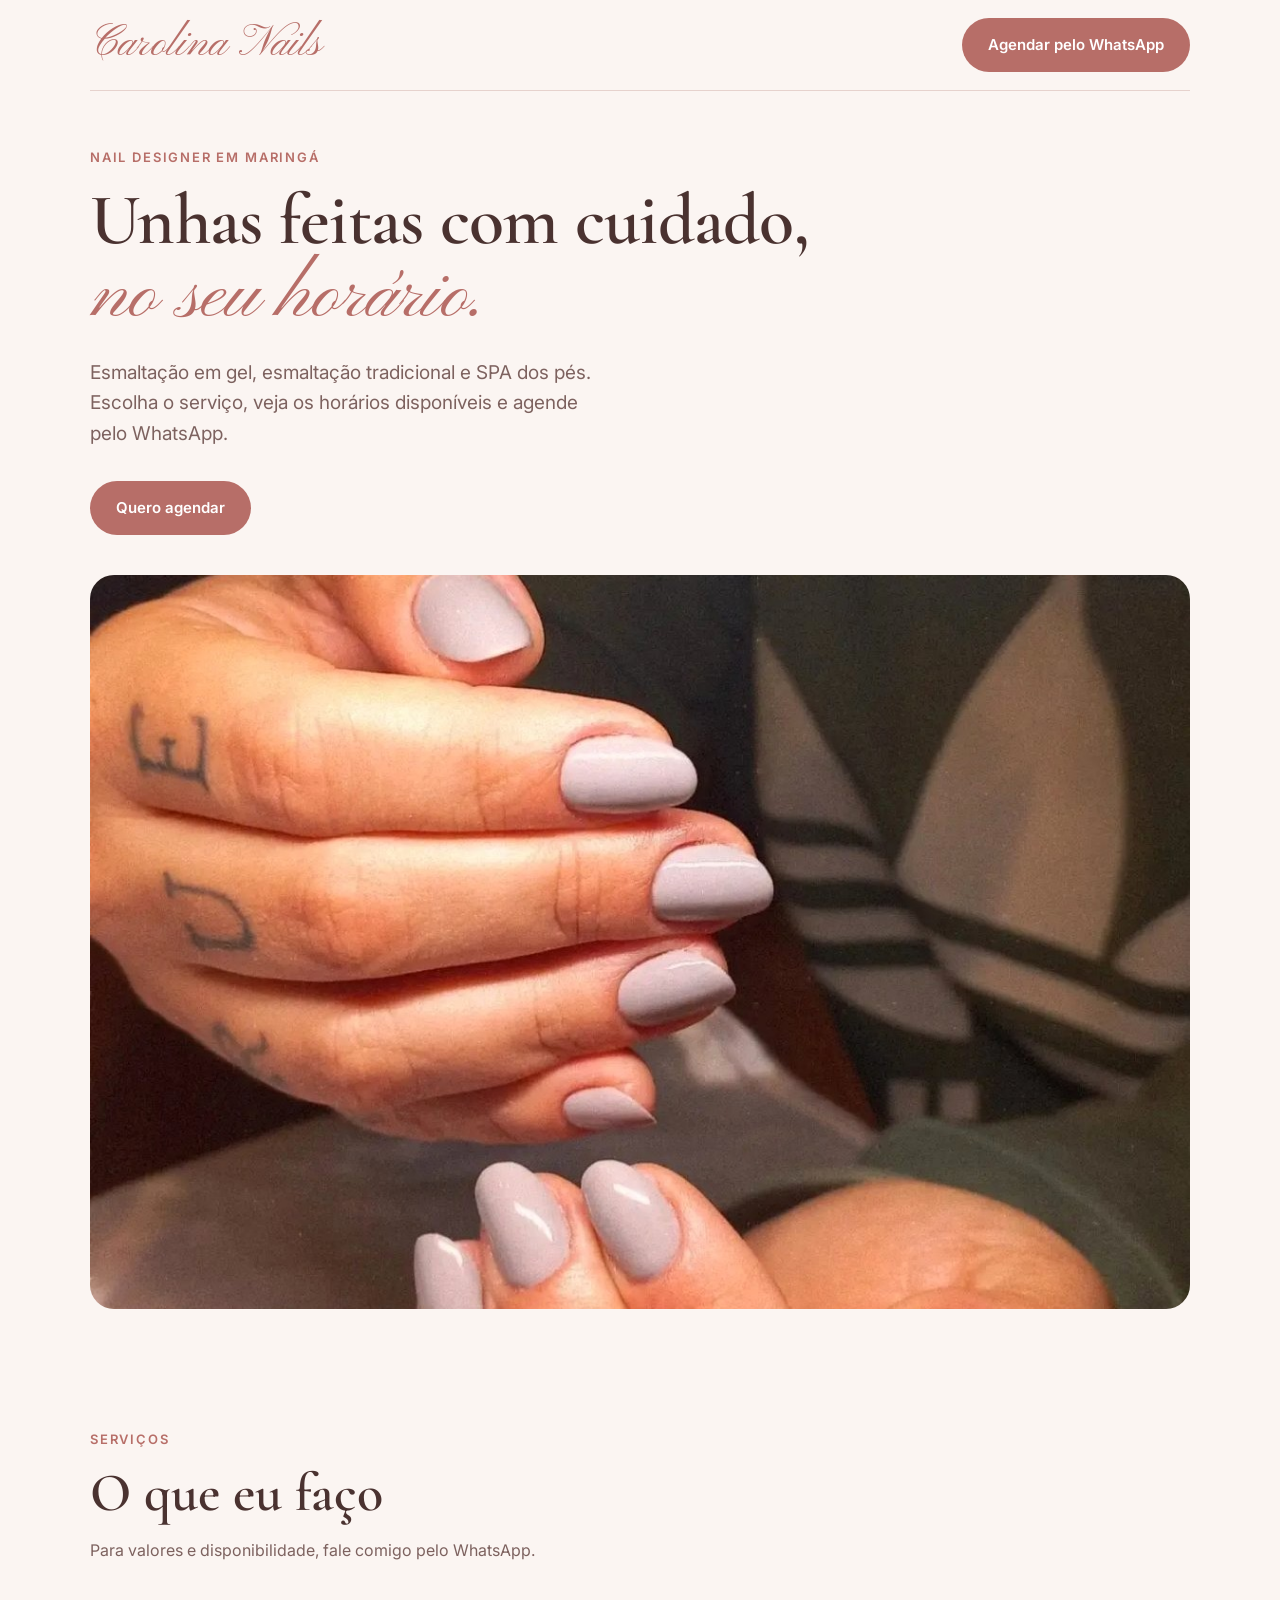
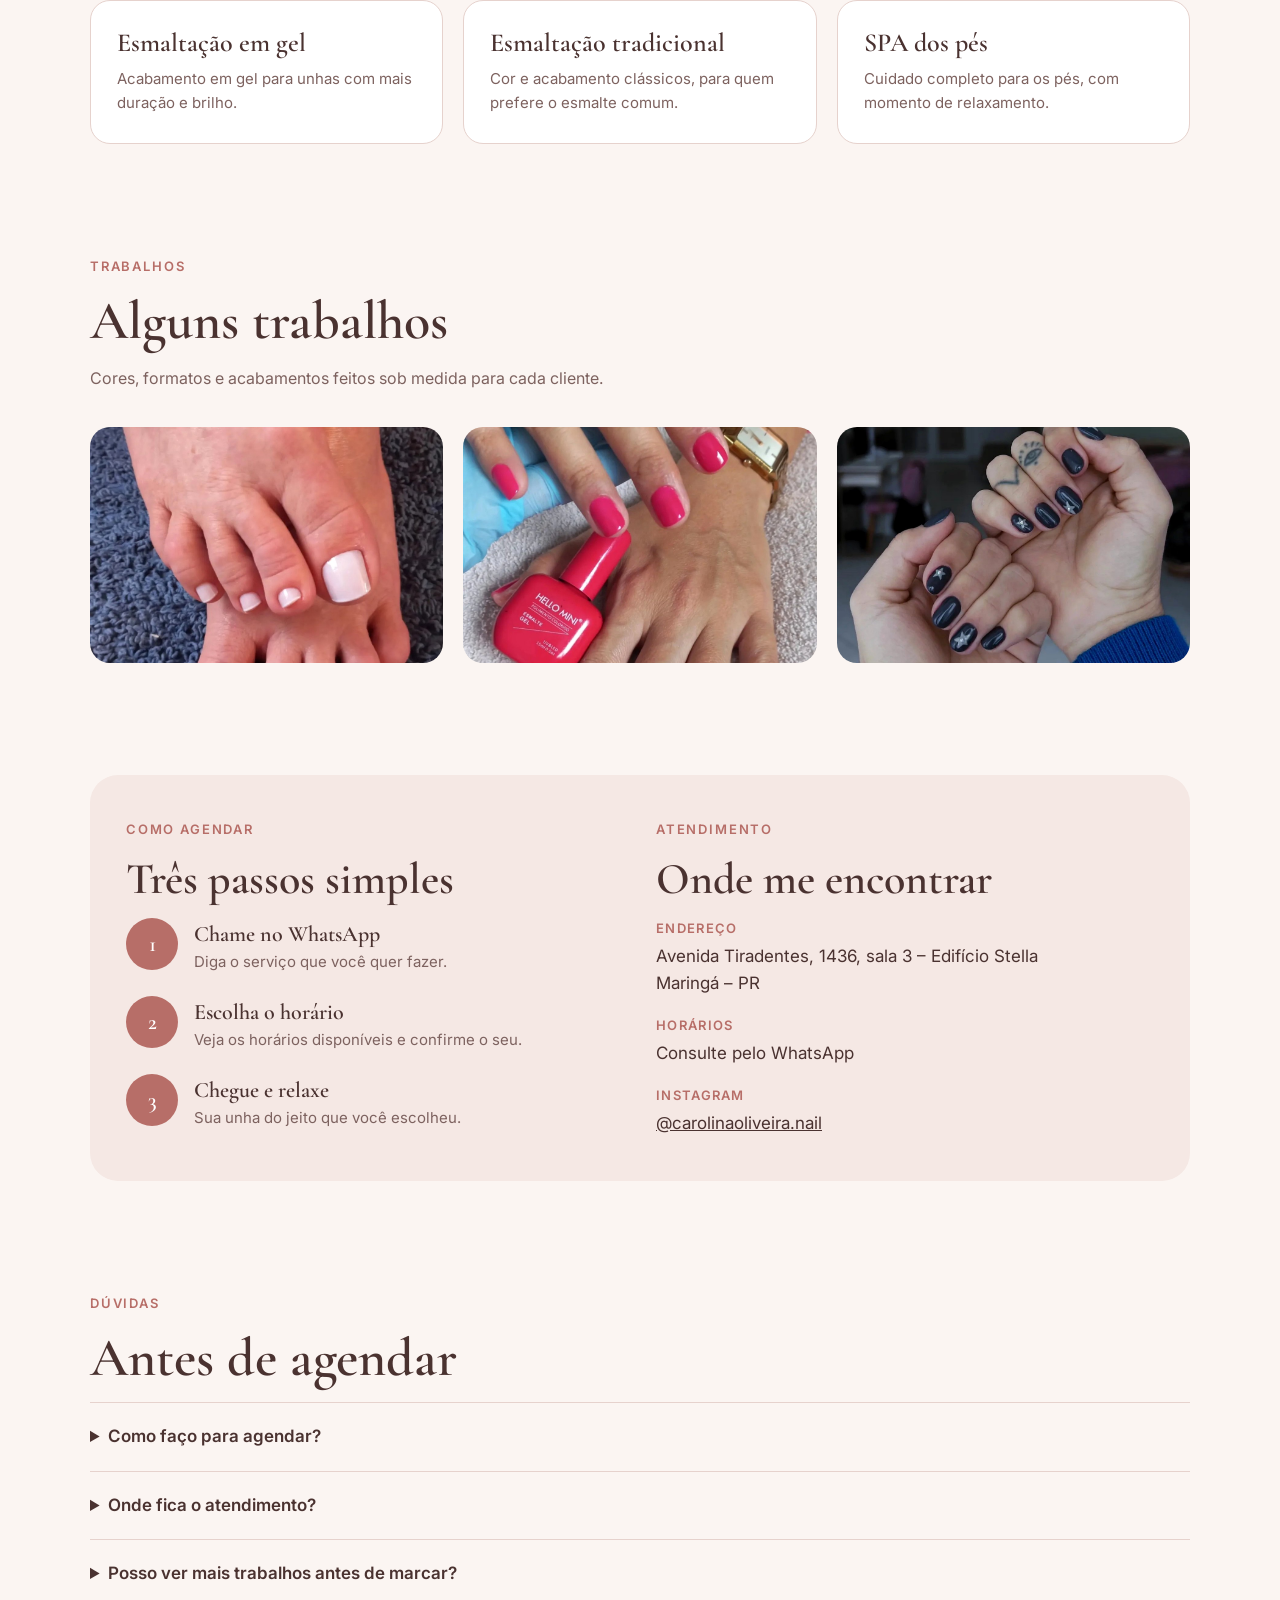
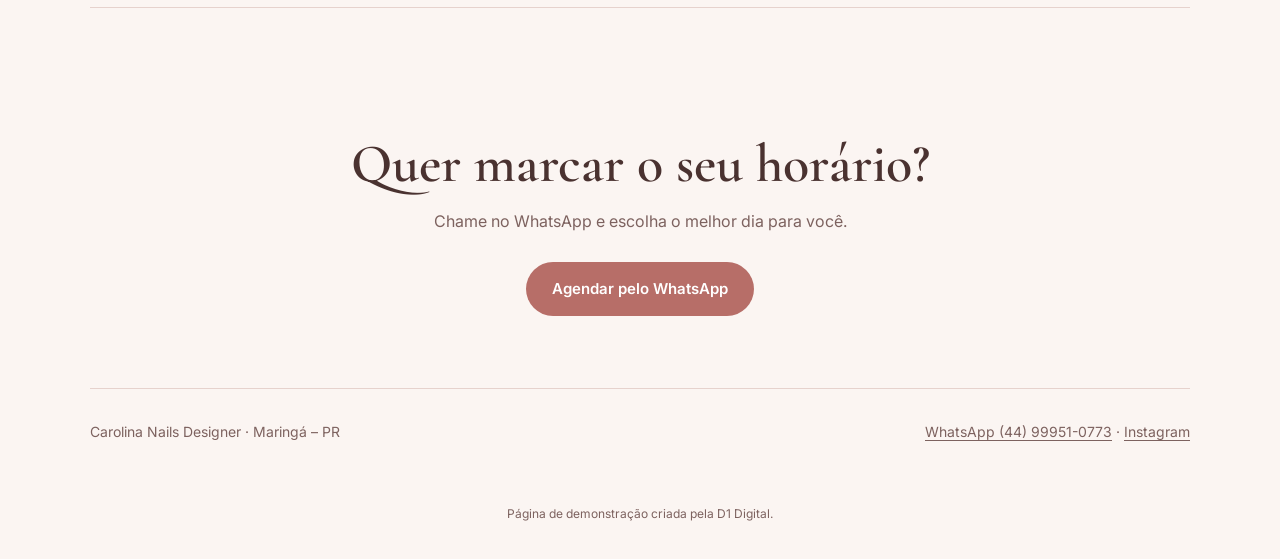
<file: public/carolina-nails/index.html>
<!doctype html>
<html lang="pt-BR">
<head>
<meta charset="utf-8">
<meta name="viewport" content="width=device-width, initial-scale=1">
<title>Carolina Nails Designer | Esmaltação em gel e SPA dos pés em Maringá</title>
<meta name="description" content="Esmaltação em gel, esmaltação tradicional e SPA dos pés em Maringá. Agende pelo WhatsApp.">
<meta property="og:title" content="Carolina Nails Designer">
<meta property="og:description" content="Esmaltação em gel, esmaltação tradicional e SPA dos pés em Maringá. Agende pelo WhatsApp.">
<meta property="og:type" content="website">
<link rel="preconnect" href="https://fonts.googleapis.com">
<link rel="preconnect" href="https://fonts.gstatic.com" crossorigin>
<link href="https://fonts.googleapis.com/css2?family=Pinyon+Script&family=Cormorant+Garamond:wght@500;600;700&family=Inter:wght@400;500;600&display=swap" rel="stylesheet">
<style>
:root{
  --bg:#FBF5F2; --panel:#F5E8E4; --ink:#4A3230; --muted:#7D625F; --rose:#B76E68; --rose-soft:#E8BDB6; --line:#E6D2CD;
  --script:'Pinyon Script',cursive; --serif:'Cormorant Garamond',Georgia,serif; --body:'Inter',system-ui,sans-serif;
  color-scheme:light;
}
*{box-sizing:border-box}
body{margin:0;background:var(--bg);color:var(--ink);font:16px/1.6 var(--body);
  padding-left:max(16px,env(safe-area-inset-left,0px));padding-right:max(16px,env(safe-area-inset-right,0px))}
img{max-width:100%;display:block}
a{color:inherit}
.wrap{max-width:1100px;margin:0 auto}
header{display:flex;justify-content:space-between;align-items:center;gap:16px;padding-block:18px;border-bottom:1px solid var(--line)}
.brand{font:44px/1 var(--script);color:var(--rose)}
.btn{display:inline-block;background:var(--rose);color:#fff;font-weight:600;padding:15px 26px;text-decoration:none;font-size:15px;border-radius:999px;text-align:center}
.btn:focus-visible{outline:2px solid var(--ink);outline-offset:3px}
.btn.ghost{background:transparent;color:var(--rose);border:1px solid var(--rose)}
.hero{display:grid;grid-template-columns:1fr;gap:40px;align-items:center;padding-block:56px 64px}
.hero .copy{max-width:720px}
.eyebrow{font-size:13px;font-weight:600;letter-spacing:.14em;text-transform:uppercase;color:var(--rose);margin:0 0 16px}
h1{font:600 clamp(44px,6vw,72px)/1.02 var(--serif);margin:0 0 20px;letter-spacing:-.01em}
h1 span{font-family:var(--script);font-weight:400;color:var(--rose);font-size:1.1em}
.hero p.lead{color:var(--muted);font-size:clamp(17px,2vw,19px);max-width:44ch;margin:0 0 32px}
.hero img{border-radius:24px;aspect-ratio:3/2;object-fit:cover;width:100%;height:auto}
section{padding-block:56px}
h2{font:600 clamp(36px,5vw,54px)/1.05 var(--serif);margin:0 0 16px}
.intro{color:var(--muted);max-width:56ch;margin:0 0 36px}
.services{display:grid;grid-template-columns:repeat(auto-fit,minmax(min(100%,250px),1fr));gap:20px}
.services article{background:#fff;border:1px solid var(--line);border-radius:20px;padding:28px 26px}
.services h3{font:600 26px/1.1 var(--serif);margin:0 0 10px;color:var(--ink)}
.services p{margin:0;color:var(--muted);font-size:15px}
.gallery{display:grid;grid-template-columns:repeat(auto-fit,minmax(min(100%,300px),1fr));gap:20px}
.gallery img{border-radius:20px;aspect-ratio:3/2;object-fit:cover;width:100%;height:auto}
.band{background:var(--panel);border-radius:28px;padding:44px 36px}
.band .grid{display:grid;grid-template-columns:repeat(auto-fit,minmax(min(100%,260px),1fr));gap:32px}
.steps{list-style:none;padding:0;margin:0;display:grid;gap:22px}
.steps li{display:grid;grid-template-columns:52px 1fr;gap:16px;align-items:start}
.steps b{width:52px;height:52px;border-radius:50%;background:var(--rose);color:#fff;display:grid;place-items:center;font:600 22px/1 var(--serif)}
.steps h3{font:600 22px/1.1 var(--serif);margin:4px 0 4px}
.steps p{margin:0;color:var(--muted);font-size:15px}
.info dl{margin:0;display:grid;gap:18px}
.info dt{font-size:13px;font-weight:600;letter-spacing:.1em;text-transform:uppercase;color:var(--rose)}
.info dd{margin:4px 0 0;font-size:17px}
.faq{border-top:1px solid var(--line)}
.faq details{border-bottom:1px solid var(--line);padding-block:20px}
.faq summary{font-weight:600;cursor:pointer;font-size:17px}
.faq p{margin:12px 0 0;color:var(--muted)}
.final{text-align:center;padding-block:72px}
.final p{color:var(--muted);max-width:46ch;margin:0 auto 28px}
footer{color:var(--muted);font-size:14px;padding-block:32px 48px;border-top:1px solid var(--line);display:flex;flex-wrap:wrap;justify-content:space-between;gap:16px}
footer a{text-underline-offset:3px}
.demo{font-size:12px;color:var(--muted);text-align:center;padding-bottom:24px}
</style>
</head>
<body>
<div class="wrap">
  <header>
    <div class="brand">Carolina Nails</div>
    <a class="btn" href="https://wa.me/5544999510773?text=Ol%C3%A1%2C%20Carolina!%20Quero%20agendar%20um%20hor%C3%A1rio." target="_blank" rel="noopener">Agendar pelo WhatsApp</a>
  </header>

  <div class="hero">
    <div class="copy">
      <p class="eyebrow">Nail designer em Maringá</p>
      <h1>Unhas feitas com cuidado, <span>no seu horário.</span></h1>
      <p class="lead">Esmaltação em gel, esmaltação tradicional e SPA dos pés. Escolha o serviço, veja os horários disponíveis e agende pelo WhatsApp.</p>
      <a class="btn" href="https://wa.me/5544999510773?text=Ol%C3%A1%2C%20Carolina!%20Quero%20agendar%20um%20hor%C3%A1rio." target="_blank" rel="noopener">Quero agendar</a>
    </div>
    <img src="img/grey.jpg" alt="Mãos com esmaltação em gel cinza-lilás" width="1159" height="773">
  </div>

  <section>
    <p class="eyebrow">Serviços</p>
    <h2>O que eu faço</h2>
    <p class="intro">Para valores e disponibilidade, fale comigo pelo WhatsApp.</p>
    <div class="services">
      <article>
        <h3>Esmaltação em gel</h3>
        <p>Acabamento em gel para unhas com mais duração e brilho.</p>
      </article>
      <article>
        <h3>Esmaltação tradicional</h3>
        <p>Cor e acabamento clássicos, para quem prefere o esmalte comum.</p>
      </article>
      <article>
        <h3>SPA dos pés</h3>
        <p>Cuidado completo para os pés, com momento de relaxamento.</p>
      </article>
    </div>
  </section>

  <section>
    <p class="eyebrow">Trabalhos</p>
    <h2>Alguns trabalhos</h2>
    <p class="intro">Cores, formatos e acabamentos feitos sob medida para cada cliente.</p>
    <div class="gallery">
      <img src="img/feet.jpg" alt="Esmaltação branca nos pés" loading="lazy" width="1159" height="773">
      <img src="img/pink.jpg" alt="Unhas esmaltadas em rosa pink com esmalte gel" loading="lazy" width="1159" height="773">
      <img src="img/dark.jpg" alt="Unhas em azul-marinho com detalhes em estrela" loading="lazy" width="1159" height="772">
    </div>
  </section>

  <section>
    <div class="band">
      <div class="grid">
        <div>
          <p class="eyebrow">Como agendar</p>
          <h2 style="font-size:clamp(32px,4vw,44px)">Três passos simples</h2>
          <ol class="steps">
            <li><b>1</b><div><h3>Chame no WhatsApp</h3><p>Diga o serviço que você quer fazer.</p></div></li>
            <li><b>2</b><div><h3>Escolha o horário</h3><p>Veja os horários disponíveis e confirme o seu.</p></div></li>
            <li><b>3</b><div><h3>Chegue e relaxe</h3><p>Sua unha do jeito que você escolheu.</p></div></li>
          </ol>
        </div>
        <div class="info">
          <p class="eyebrow">Atendimento</p>
          <h2 style="font-size:clamp(32px,4vw,44px)">Onde me encontrar</h2>
          <dl>
            <div><dt>Endereço</dt><dd>Avenida Tiradentes, 1436, sala 3 – Edifício Stella<br>Maringá – PR</dd></div>
            <div><dt>Horários</dt><dd>Consulte pelo WhatsApp</dd></div>
            <div><dt>Instagram</dt><dd><a href="https://instagram.com/carolinaoliveira.nail" target="_blank" rel="noopener">@carolinaoliveira.nail</a></dd></div>
          </dl>
        </div>
      </div>
    </div>
  </section>

  <section>
    <p class="eyebrow">Dúvidas</p>
    <h2>Antes de agendar</h2>
    <div class="faq">
      <details>
        <summary>Como faço para agendar?</summary>
        <p>Chame no WhatsApp, escolha o serviço e o horário disponível. A confirmação é feita por lá mesmo.</p>
      </details>
      <details>
        <summary>Onde fica o atendimento?</summary>
        <p>Avenida Tiradentes, 1436, sala 3, no Edifício Stella, em Maringá.</p>
      </details>
      <details>
        <summary>Posso ver mais trabalhos antes de marcar?</summary>
        <p>Sim. Veja as fotos no Instagram @carolinaoliveira.nail.</p>
      </details>
    </div>
  </section>

  <section class="final">
    <h2>Quer marcar o seu horário?</h2>
    <p>Chame no WhatsApp e escolha o melhor dia para você.</p>
    <a class="btn" href="https://wa.me/5544999510773?text=Ol%C3%A1%2C%20Carolina!%20Quero%20agendar%20um%20hor%C3%A1rio." target="_blank" rel="noopener">Agendar pelo WhatsApp</a>
  </section>

  <footer>
    <span>Carolina Nails Designer · Maringá – PR</span>
    <span><a href="https://wa.me/5544999510773" target="_blank" rel="noopener">WhatsApp (44) 99951-0773</a> · <a href="https://instagram.com/carolinaoliveira.nail" target="_blank" rel="noopener">Instagram</a></span>
  </footer>
  <p class="demo">Página de demonstração criada pela D1 Digital.</p>
</div>
</body>
</html>
</file>
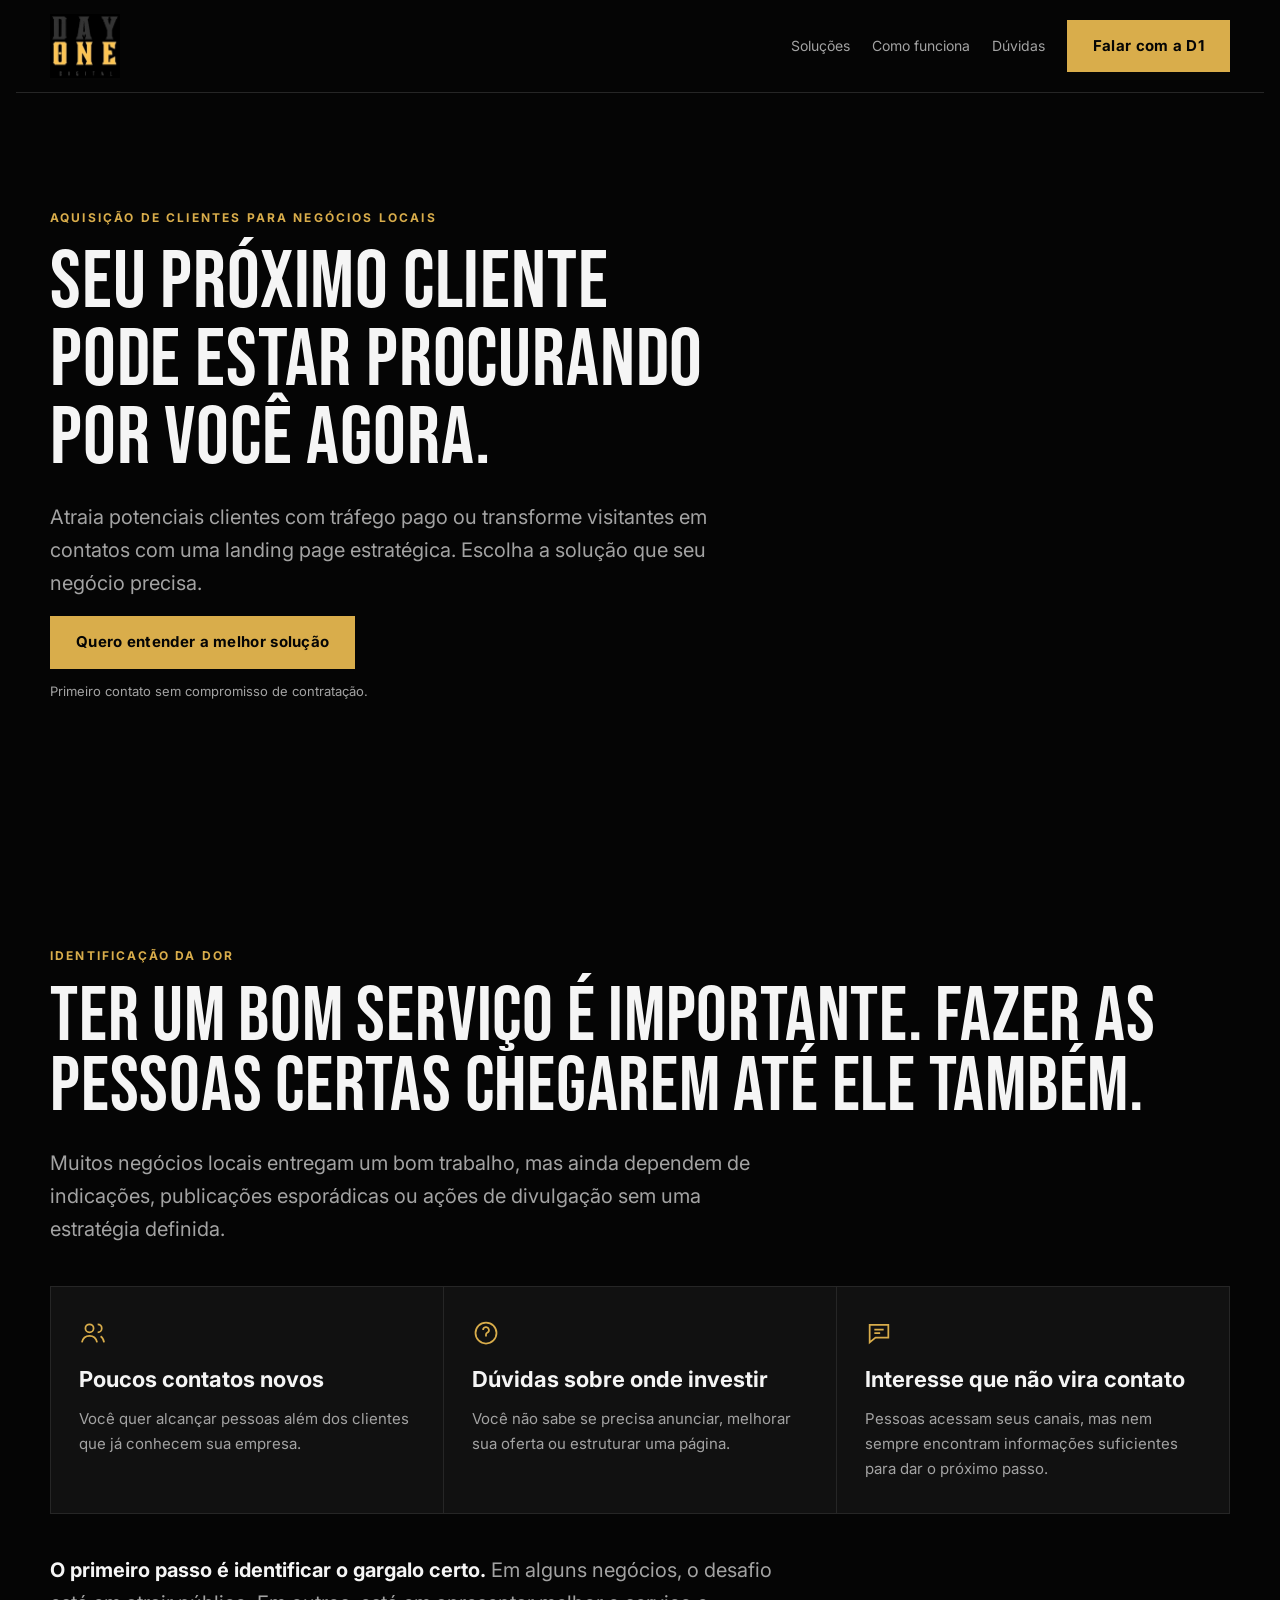
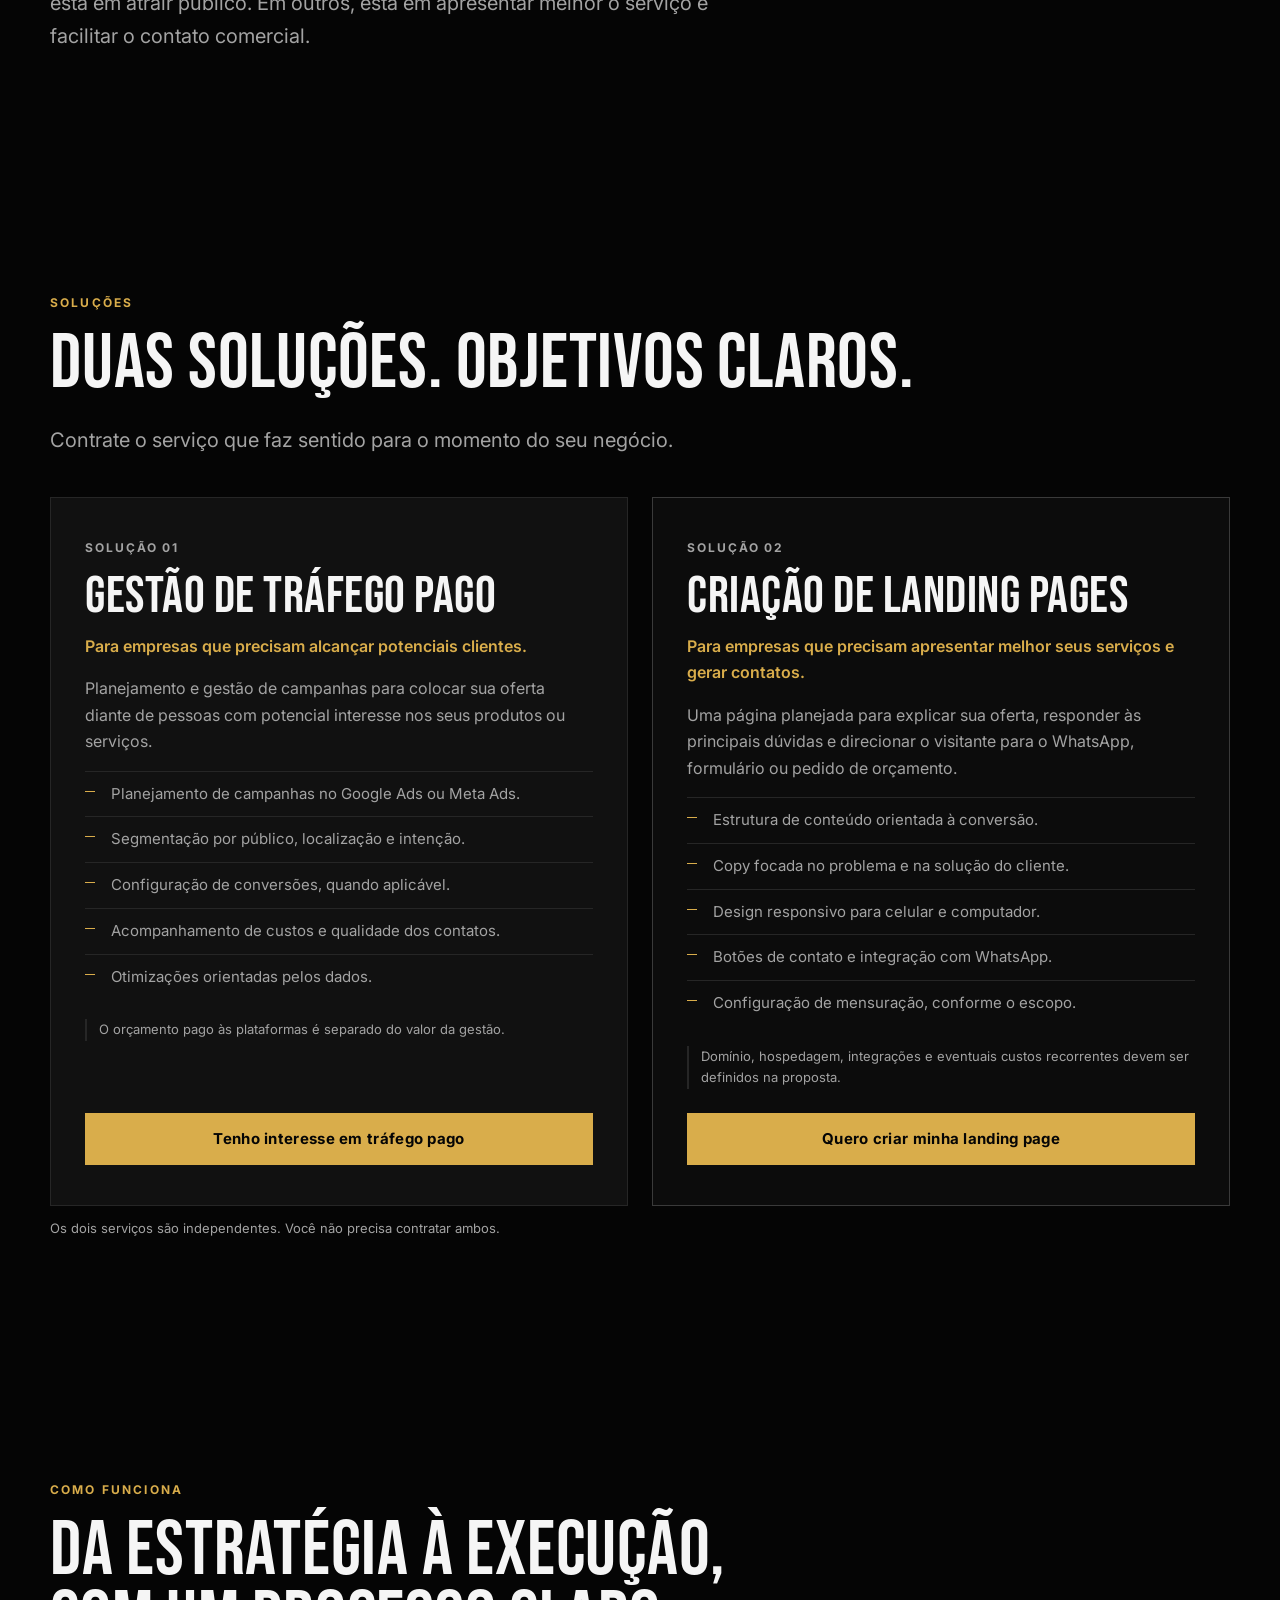
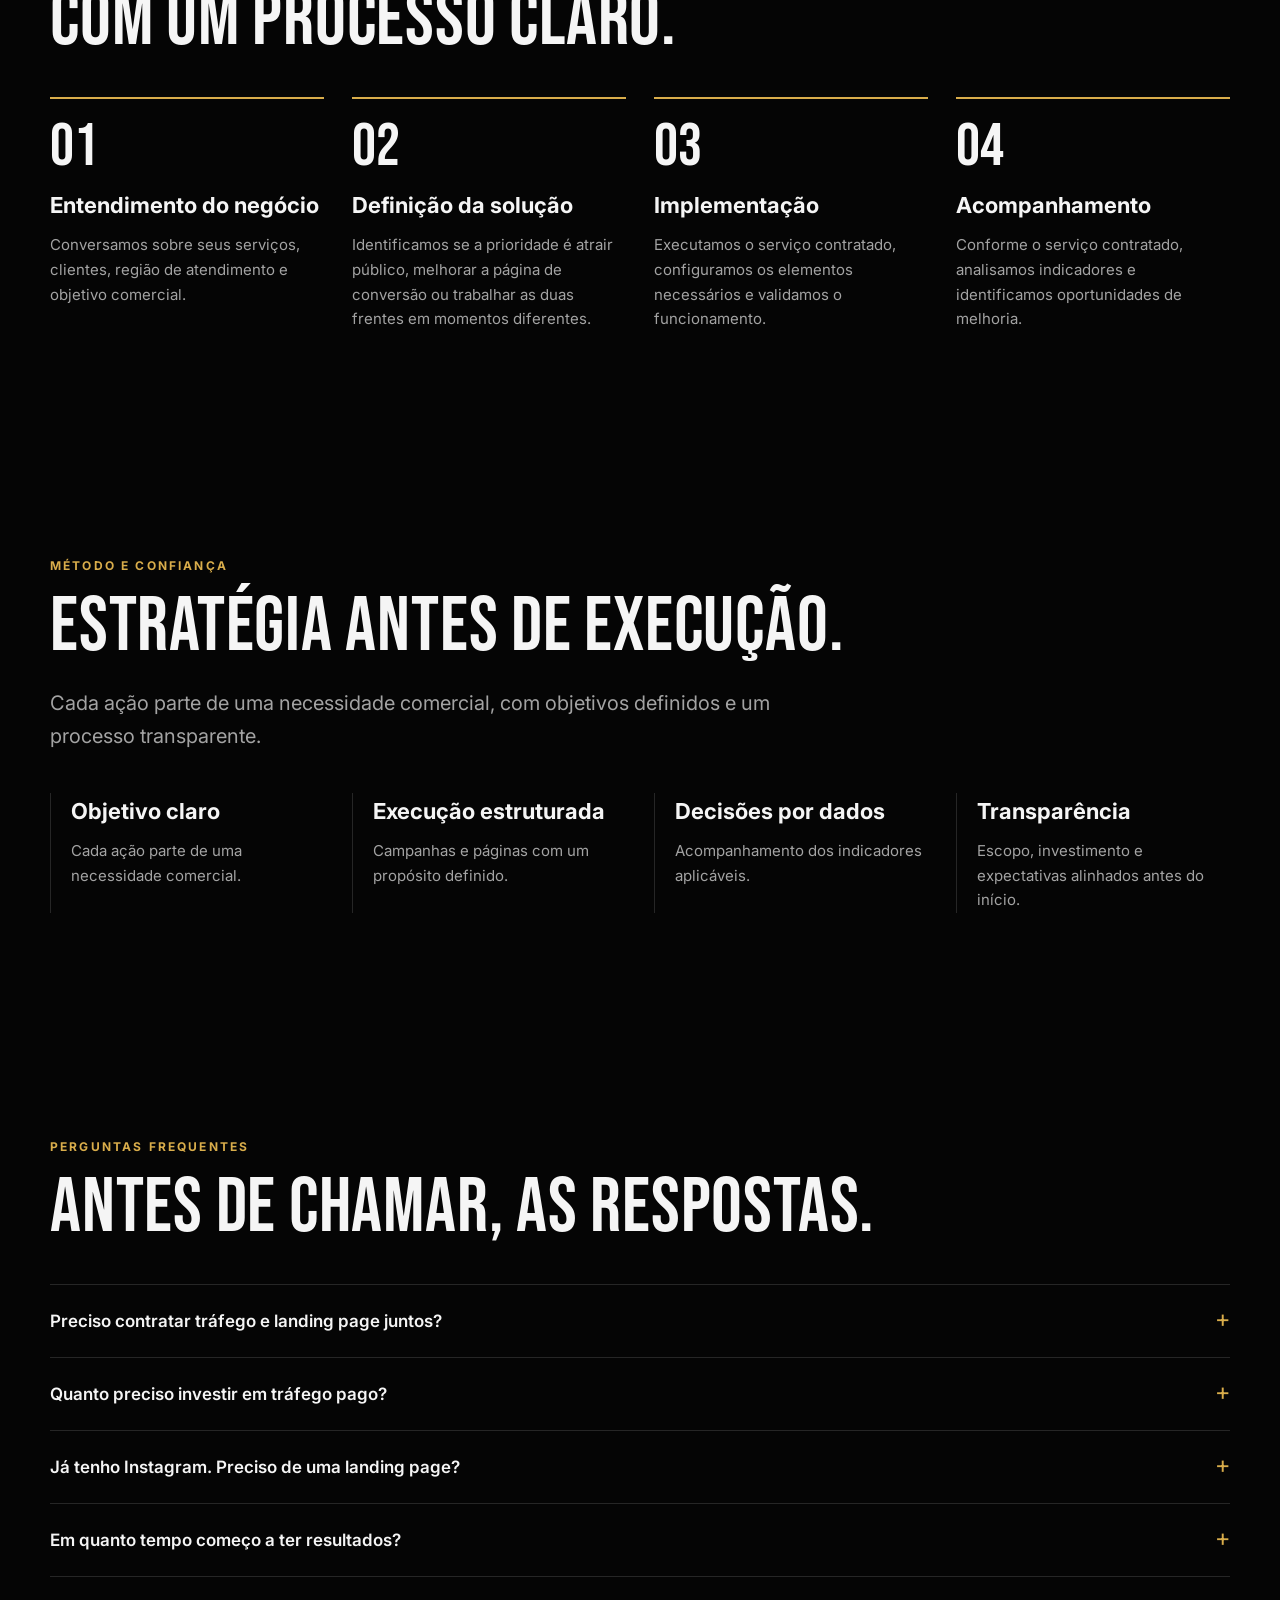
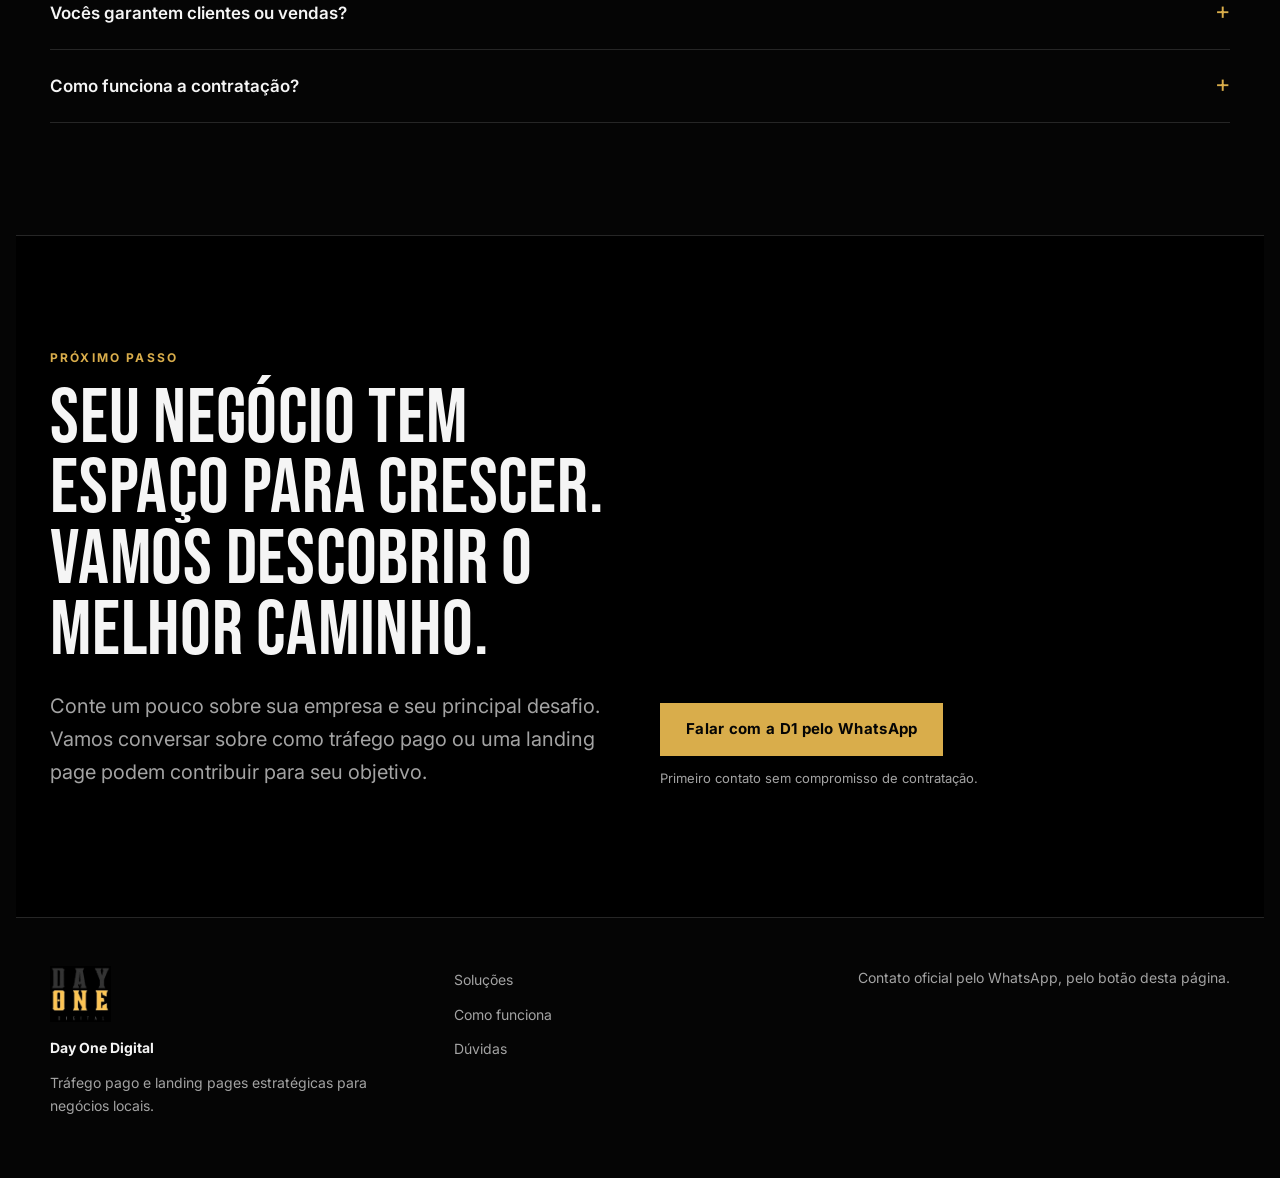
<file: public/deploy.html>
<!doctype html>
<html lang="pt-BR">
<head>
<meta charset="utf-8">
<meta name="viewport" content="width=device-width, initial-scale=1">
<title>Day One Digital | Tráfego Pago e Landing Pages</title>
<meta property="og:title" content="Day One Digital | Tráfego Pago e Landing Pages">
<meta property="og:description" content="Gestão de tráfego pago e criação de landing pages estratégicas para negócios locais.">
<meta property="og:type" content="website">
<link rel="preconnect" href="https://fonts.googleapis.com">
<link rel="preconnect" href="https://fonts.gstatic.com" crossorigin>
<link href="https://fonts.googleapis.com/css2?family=Bebas+Neue&family=Inter:wght@400;500;600;700&display=swap" rel="stylesheet">
<meta name="description" content="Gestão de tráfego pago e criação de landing pages estratégicas para negócios locais que buscam atrair potenciais clientes e gerar oportunidades comerciais.">
<style>
/* Layout: one page, nine sections in the order of the brief. Black base, graphite cards, gold only on CTAs and small highlights. Mobile first. */
:root{
  --bg:#050505; --panel:#111111; --edge:#262626; --fg:#F5F5F5; --muted:#A3A3A3; --gold:#D9AD4B; --ink:#050505;
  --display:'Bebas Neue',Impact,sans-serif; --body:'Inter',system-ui,sans-serif;
  color-scheme:dark;
}
*{box-sizing:border-box}
body{margin:0;background:var(--bg);color:var(--fg);font:16px/1.65 var(--body);
  padding-left:max(16px,env(safe-area-inset-left,0px));padding-right:max(16px,env(safe-area-inset-right,0px));scroll-behavior:smooth}
img{max-width:100%;display:block}
a{color:inherit}
:focus-visible{outline:2px solid var(--gold);outline-offset:3px}
.wrap{max-width:1180px;margin:0 auto}
section{padding-block:clamp(64px,9vw,112px)}
.eyebrow{font-size:12px;font-weight:700;letter-spacing:.18em;text-transform:uppercase;color:var(--gold);margin:0 0 16px}
h1,h2{font-family:var(--display);font-weight:400;letter-spacing:.01em;line-height:.92;margin:0 0 24px;text-wrap:balance}
h1{font-size:clamp(48px,6.4vw,104px);line-height:.95}
h2{font-size:clamp(44px,6vw,84px)}
h3{font-size:22px;font-weight:700;margin:0 0 10px;letter-spacing:0}
p{margin:0 0 16px}
.lead{font-size:clamp(17px,1.8vw,20px);color:var(--muted);max-width:56ch}
.btn{display:inline-flex;align-items:center;justify-content:center;min-height:52px;background:var(--gold);color:var(--ink);font-weight:700;text-decoration:none;padding:14px 26px;letter-spacing:.02em;border:0;cursor:pointer;font-size:15px}
.btn.ghost{background:transparent;color:var(--fg);border:1px solid var(--edge)}
.btn:hover{filter:brightness(1.06)}
.aux{font-size:13px;color:var(--muted);margin-top:12px}
header{position:sticky;top:env(safe-area-inset-top,0px);z-index:20;background:#050505;border-bottom:1px solid var(--edge)}
header .wrap{display:flex;align-items:center;justify-content:space-between;gap:16px;padding-block:14px}
header img{height:64px;width:auto}
nav{display:flex;gap:22px;align-items:center}
nav a{font-size:14px;text-decoration:none;color:var(--muted)}
nav a:hover{color:var(--fg)}
.hero{padding-block:clamp(56px,9vw,120px)}
.hero .grid{display:grid;grid-template-columns:minmax(0,1.25fr) minmax(0,.75fr);gap:48px;align-items:center}@media (max-width:900px){.hero .grid{grid-template-columns:1fr}}
.mock{background:var(--panel);border:1px solid var(--edge);padding:20px;min-width:0}
.mock .bar{height:8px;width:40%;background:var(--edge);margin-bottom:18px}
.mock .blk{background:var(--edge);height:14px;margin-bottom:10px}
.mock .blk.g{background:var(--gold);width:46%;height:40px;margin-top:18px}
.mock .blk.s{width:70%}
.mock .blk.m{width:55%}
.cards{display:grid;grid-template-columns:repeat(auto-fit,minmax(min(100%,260px),1fr));gap:1px;background:var(--edge);border:1px solid var(--edge)}
.cards > div{background:var(--panel);padding:32px 28px;min-width:0}
.cards p{color:var(--muted);font-size:15px;margin:0}
.sol{display:grid;grid-template-columns:repeat(auto-fit,minmax(min(100%,380px),1fr));gap:24px}
.sol article{background:var(--panel);border:1px solid var(--edge);padding:40px 34px;display:flex;flex-direction:column;min-width:0}
.sol article.lp{border-color:#3a3a3a;background:#0c0c0c}
.sol .tag{font-size:12px;font-weight:700;letter-spacing:.16em;color:var(--muted);margin-bottom:14px}
.sol h3{font-family:var(--display);font-weight:400;font-size:52px;line-height:.95;letter-spacing:.01em;margin-bottom:12px}
.sol .sub{color:var(--gold);font-weight:600;margin-bottom:16px}
.sol ul{padding:0;margin:0 0 20px;list-style:none}
.sol li{padding:10px 0 10px 26px;border-top:1px solid var(--edge);position:relative;color:var(--muted);font-size:15px}
.sol li::before{content:"";position:absolute;left:0;top:19px;width:10px;height:1px;background:var(--gold)}
.sol .note{font-size:13px;color:var(--muted);margin-bottom:24px;border-left:2px solid var(--edge);padding-left:12px}
.sol .btn{margin-top:auto}
.steps{display:grid;grid-template-columns:repeat(auto-fit,minmax(min(100%,230px),1fr));gap:28px;list-style:none;padding:0;margin:0}
.steps li{border-top:2px solid var(--gold);padding-top:18px;min-width:0}
.steps b{display:block;font-family:var(--display);font-weight:400;font-size:60px;line-height:1;margin-bottom:10px}
.steps p{color:var(--muted);font-size:15px;margin:0}
.principles{display:grid;grid-template-columns:repeat(auto-fit,minmax(min(100%,240px),1fr));gap:28px}
.principles div{border-left:1px solid var(--edge);padding-left:20px;min-width:0}
.principles p{color:var(--muted);font-size:15px;margin:0}
.faq{border-top:1px solid var(--edge)}
.faq details{border-bottom:1px solid var(--edge)}
.faq summary{cursor:pointer;list-style:none;padding:22px 40px 22px 0;font-weight:600;position:relative;font-size:17px}
.faq summary::-webkit-details-marker{display:none}
.faq summary::after{content:"+";position:absolute;right:0;top:14px;font-size:24px;color:var(--gold);font-weight:400}
.faq details[open] summary::after{content:"–"}
.faq details p{color:var(--muted);padding-bottom:22px;margin:0;max-width:70ch;font-size:15px}
.final{background:#000;border-top:1px solid var(--edge);border-bottom:1px solid var(--edge);text-align:left}
.final .wrap{display:grid;grid-template-columns:repeat(auto-fit,minmax(min(100%,380px),1fr));gap:40px;align-items:end}
footer{padding-block:48px}
footer .wrap{display:grid;grid-template-columns:repeat(auto-fit,minmax(min(100%,240px),1fr));gap:32px;align-items:start}
footer img{height:56px;width:auto;margin-bottom:14px}
footer p{color:var(--muted);font-size:14px;margin:0 0 12px}
footer ul{list-style:none;padding:0;margin:0}
footer li{margin-bottom:8px}
footer a{color:var(--muted);font-size:14px;text-decoration:none}
footer a:hover{color:var(--fg)}
.m-menu{display:none}
.m-menu summary{cursor:pointer;color:var(--muted);font-size:14px;list-style:none;padding:8px 0}
.m-menu summary::-webkit-details-marker{display:none}
.m-menu div{display:flex;flex-direction:column;gap:12px;padding:12px 0}
nav a.btn{color:var(--ink);font-size:15px}
.links{display:flex;gap:22px;align-items:center}.ico{width:28px;height:28px;margin-bottom:14px;display:block}
@media (max-width:760px){.links{display:none}.m-menu{display:block}}
@media (prefers-reduced-motion:reduce){html{scroll-behavior:auto}*{transition:none!important}}
</style>

<header>
  <div class="wrap">
    <a href="#inicio" aria-label="Day One Digital, início"><img src="[data-uri]" alt="Day One Digital" width="285" height="260"></a>
    <nav aria-label="Principal">
      <div class="links"><a href="#solucoes">Soluções</a><a href="#como-funciona">Como funciona</a><a href="#duvidas">Dúvidas</a></div>
      <details class="m-menu"><summary>Menu</summary><div><a href="#solucoes">Soluções</a><a href="#como-funciona">Como funciona</a><a href="#duvidas">Dúvidas</a></div></details>
      <a class="btn" data-cta="header" data-service="general" href="#">Falar com a D1</a>
    </nav>
  </div>
</header>

<main id="inicio">
  <section class="hero">
    <div class="wrap">
      <div style="max-width: 820px;">
        <p class="eyebrow">Aquisição de clientes para negócios locais</p>
        <h1>Seu próximo cliente pode estar procurando por você agora.</h1>
        <p class="lead">Atraia potenciais clientes com tráfego pago ou transforme visitantes em contatos com uma landing page estratégica. Escolha a solução que seu negócio precisa.</p>
        <a class="btn" data-cta="hero" data-service="general" data-msg="Olá! Conheci a Day One Digital pela página e gostaria de entender qual solução faz mais sentido para o meu negócio." href="#">Quero entender a melhor solução</a>
        <p class="aux">Primeiro contato sem compromisso de contratação.</p>
      </div>
    </div>
  </section>

  <section>
    <div class="wrap">
      <p class="eyebrow">Identificação da dor</p>
      <h2>Ter um bom serviço é importante. Fazer as pessoas certas chegarem até ele também.</h2>
      <p class="lead">Muitos negócios locais entregam um bom trabalho, mas ainda dependem de indicações, publicações esporádicas ou ações de divulgação sem uma estratégia definida.</p>
      <div class="cards" style="margin-top:40px">
        <div><svg class="ico" viewBox="0 0 24 24" fill="none" stroke="#D9AD4B" stroke-width="1.5" aria-hidden="true"><circle cx="9" cy="8" r="3.5"/><path d="M2.5 20c.8-3.5 3.3-5.5 6.5-5.5s5.7 2 6.5 5.5M16 4.5a3.5 3.5 0 0 1 0 7M18.5 14.8c1.6.9 2.5 2.8 3 5.2"/></svg><h3>Poucos contatos novos</h3><p>Você quer alcançar pessoas além dos clientes que já conhecem sua empresa.</p></div>
        <div><svg class="ico" viewBox="0 0 24 24" fill="none" stroke="#D9AD4B" stroke-width="1.5" aria-hidden="true"><circle cx="12" cy="12" r="9"/><path d="M9.5 9.5a2.5 2.5 0 1 1 3.5 2.3c-.6.3-1 .9-1 1.6V15M12 18h.01"/></svg><h3>Dúvidas sobre onde investir</h3><p>Você não sabe se precisa anunciar, melhorar sua oferta ou estruturar uma página.</p></div>
        <div><svg class="ico" viewBox="0 0 24 24" fill="none" stroke="#D9AD4B" stroke-width="1.5" aria-hidden="true"><path d="M4 5h16v11H9l-5 4z"/><path d="M8 9h8M8 12h5"/></svg><h3>Interesse que não vira contato</h3><p>Pessoas acessam seus canais, mas nem sempre encontram informações suficientes para dar o próximo passo.</p></div>
      </div>
      <p class="lead" style="margin-top:40px"><strong style="color:var(--fg)">O primeiro passo é identificar o gargalo certo.</strong> Em alguns negócios, o desafio está em atrair público. Em outros, está em apresentar melhor o serviço e facilitar o contato comercial.</p>
    </div>
  </section>

  <section id="solucoes">
    <div class="wrap">
      <p class="eyebrow">Soluções</p>
      <h2>Duas soluções. Objetivos claros.</h2>
      <p class="lead">Contrate o serviço que faz sentido para o momento do seu negócio.</p>
      <div class="sol" style="margin-top:40px">
        <article>
          <p class="tag">SOLUÇÃO 01</p>
          <h3>Gestão de tráfego pago</h3>
          <p class="sub">Para empresas que precisam alcançar potenciais clientes.</p>
          <p class="lead" style="font-size:16px">Planejamento e gestão de campanhas para colocar sua oferta diante de pessoas com potencial interesse nos seus produtos ou serviços.</p>
          <ul>
            <li>Planejamento de campanhas no Google Ads ou Meta Ads.</li>
            <li>Segmentação por público, localização e intenção.</li>
            <li>Configuração de conversões, quando aplicável.</li>
            <li>Acompanhamento de custos e qualidade dos contatos.</li>
            <li>Otimizações orientadas pelos dados.</li>
          </ul>
          <p class="note">O orçamento pago às plataformas é separado do valor da gestão.</p>
          <a class="btn" data-cta="service" data-service="traffic_management" data-msg="Olá! Tenho interesse em gestão de tráfego pago para meu negócio. Gostaria de entender como funciona o serviço." href="#">Tenho interesse em tráfego pago</a>
        </article>
        <article class="lp">
          <p class="tag">SOLUÇÃO 02</p>
          <h3>Criação de landing pages</h3>
          <p class="sub">Para empresas que precisam apresentar melhor seus serviços e gerar contatos.</p>
          <p class="lead" style="font-size:16px">Uma página planejada para explicar sua oferta, responder às principais dúvidas e direcionar o visitante para o WhatsApp, formulário ou pedido de orçamento.</p>
          <ul>
            <li>Estrutura de conteúdo orientada à conversão.</li>
            <li>Copy focada no problema e na solução do cliente.</li>
            <li>Design responsivo para celular e computador.</li>
            <li>Botões de contato e integração com WhatsApp.</li>
            <li>Configuração de mensuração, conforme o escopo.</li>
          </ul>
          <p class="note">Domínio, hospedagem, integrações e eventuais custos recorrentes devem ser definidos na proposta.</p>
          <a class="btn" data-cta="service" data-service="landing_page" data-msg="Olá! Tenho interesse em criar uma landing page para meu negócio. Gostaria de entender como funciona o serviço." href="#">Quero criar minha landing page</a>
        </article>
      </div>
      <p class="aux">Os dois serviços são independentes. Você não precisa contratar ambos.</p>
    </div>
  </section>

  <section id="como-funciona">
    <div class="wrap">
      <p class="eyebrow">Como funciona</p>
      <h2>Da estratégia à execução, com um processo claro.</h2>
      <ol class="steps" style="margin-top:40px">
        <li><b>01</b><h3>Entendimento do negócio</h3><p>Conversamos sobre seus serviços, clientes, região de atendimento e objetivo comercial.</p></li>
        <li><b>02</b><h3>Definição da solução</h3><p>Identificamos se a prioridade é atrair público, melhorar a página de conversão ou trabalhar as duas frentes em momentos diferentes.</p></li>
        <li><b>03</b><h3>Implementação</h3><p>Executamos o serviço contratado, configuramos os elementos necessários e validamos o funcionamento.</p></li>
        <li><b>04</b><h3>Acompanhamento</h3><p>Conforme o serviço contratado, analisamos indicadores e identificamos oportunidades de melhoria.</p></li>
      </ol>
    </div>
  </section>

  <section>
    <div class="wrap">
      <p class="eyebrow">Método e confiança</p>
      <h2>Estratégia antes de execução.</h2>
      <p class="lead">Cada ação parte de uma necessidade comercial, com objetivos definidos e um processo transparente.</p>
      <div class="principles" style="margin-top:40px">
        <div><h3>Objetivo claro</h3><p>Cada ação parte de uma necessidade comercial.</p></div>
        <div><h3>Execução estruturada</h3><p>Campanhas e páginas com um propósito definido.</p></div>
        <div><h3>Decisões por dados</h3><p>Acompanhamento dos indicadores aplicáveis.</p></div>
        <div><h3>Transparência</h3><p>Escopo, investimento e expectativas alinhados antes do início.</p></div>
      </div>
    </div>
  </section>

  <section id="duvidas">
    <div class="wrap">
      <p class="eyebrow">Perguntas frequentes</p>
      <h2>Antes de chamar, as respostas.</h2>
      <div class="faq" style="margin-top:40px">
        <details><summary>Preciso contratar tráfego e landing page juntos?</summary><p>Não. Você pode contratar cada serviço separadamente. A recomendação depende do objetivo e da estrutura atual do seu negócio.</p></details>
        <details><summary>Quanto preciso investir em tráfego pago?</summary><p>O orçamento depende do mercado, da região, da concorrência e do objetivo da campanha. O investimento em anúncios é separado da gestão, e o valor deve ser definido antes do início.</p></details>
        <details><summary>Já tenho Instagram. Preciso de uma landing page?</summary><p>Não necessariamente. A landing page é útil quando você precisa apresentar uma oferta específica, organizar informações e facilitar uma ação como pedir orçamento ou agendar.</p></details>
        <details><summary>Em quanto tempo começo a ter resultados?</summary><p>Não existe prazo universal. A campanha precisa de configuração, dados e otimizações; os resultados também dependem da oferta, da demanda e do atendimento comercial.</p></details>
        <details><summary>Vocês garantem clientes ou vendas?</summary><p>Não seria responsável garantir vendas. O trabalho é estruturado para atrair potenciais clientes e melhorar o caminho até o contato, com acompanhamento dos indicadores previstos no escopo.</p></details>
        <details><summary>Como funciona a contratação?</summary><p>O primeiro passo é uma conversa para entender o negócio. Depois, definimos a solução, o escopo, o investimento, os prazos e as responsabilidades antes de iniciar.</p></details>
      </div>
    </div>
  </section>

  <section class="final">
    <div class="wrap">
      <div>
        <p class="eyebrow">Próximo passo</p>
        <h2>Seu negócio tem espaço para crescer. Vamos descobrir o melhor caminho.</h2>
        <p class="lead">Conte um pouco sobre sua empresa e seu principal desafio. Vamos conversar sobre como tráfego pago ou uma landing page podem contribuir para seu objetivo.</p>
      </div>
      <div>
        <a class="btn" data-cta="final" data-service="general" data-msg="Olá! Gostaria de conversar sobre as soluções da Day One Digital para meu negócio." href="#">Falar com a D1 pelo WhatsApp</a>
        <p class="aux">Primeiro contato sem compromisso de contratação.</p>
      </div>
    </div>
  </section>
</main>

<footer>
  <div class="wrap">
    <div>
      <img src="[data-uri]" alt="Day One Digital" width="285" height="260">
      <p><strong style="color:var(--fg)">Day One Digital</strong></p>
      <p>Tráfego pago e landing pages estratégicas para negócios locais.</p>
    </div>
    <div>
      <ul>
        <li><a href="#solucoes">Soluções</a></li>
        <li><a href="#como-funciona">Como funciona</a></li>
        <li><a href="#duvidas">Dúvidas</a></li>
      </ul>
    </div>
    <div>
      <p>Contato oficial pelo WhatsApp, pelo botão desta página.</p>
    </div>
  </div>
</footer>

<script>
/* Configuração centralizada. O número fica só aqui, nunca como texto na página. */
const CONFIG = { whatsappNumber: "5544997068938", defaultMsg: "Olá! Gostaria de conversar sobre as soluções da Day One Digital para meu negócio." };

function waLink(msg){
  return "https://wa.me/" + CONFIG.whatsappNumber + "?text=" + encodeURIComponent(msg || CONFIG.defaultMsg);
}

/* Evento de mensuração. Registra apenas o clique real. Sem IDs fictícios de analytics. */
function track(service, placement){
  window.dataLayer = window.dataLayer || [];
  window.dataLayer.push({ event: "whatsapp_click", service: service || "general", placement: placement || "other", page_path: location.pathname });
}

document.querySelectorAll("[data-cta]").forEach(function(el){
  el.setAttribute("href", waLink(el.dataset.msg));
  el.setAttribute("target", "_blank");
  el.setAttribute("rel", "noopener");
  el.addEventListener("click", function(){ track(el.dataset.service, el.dataset.cta); });
});
</script>

</html>
</file>
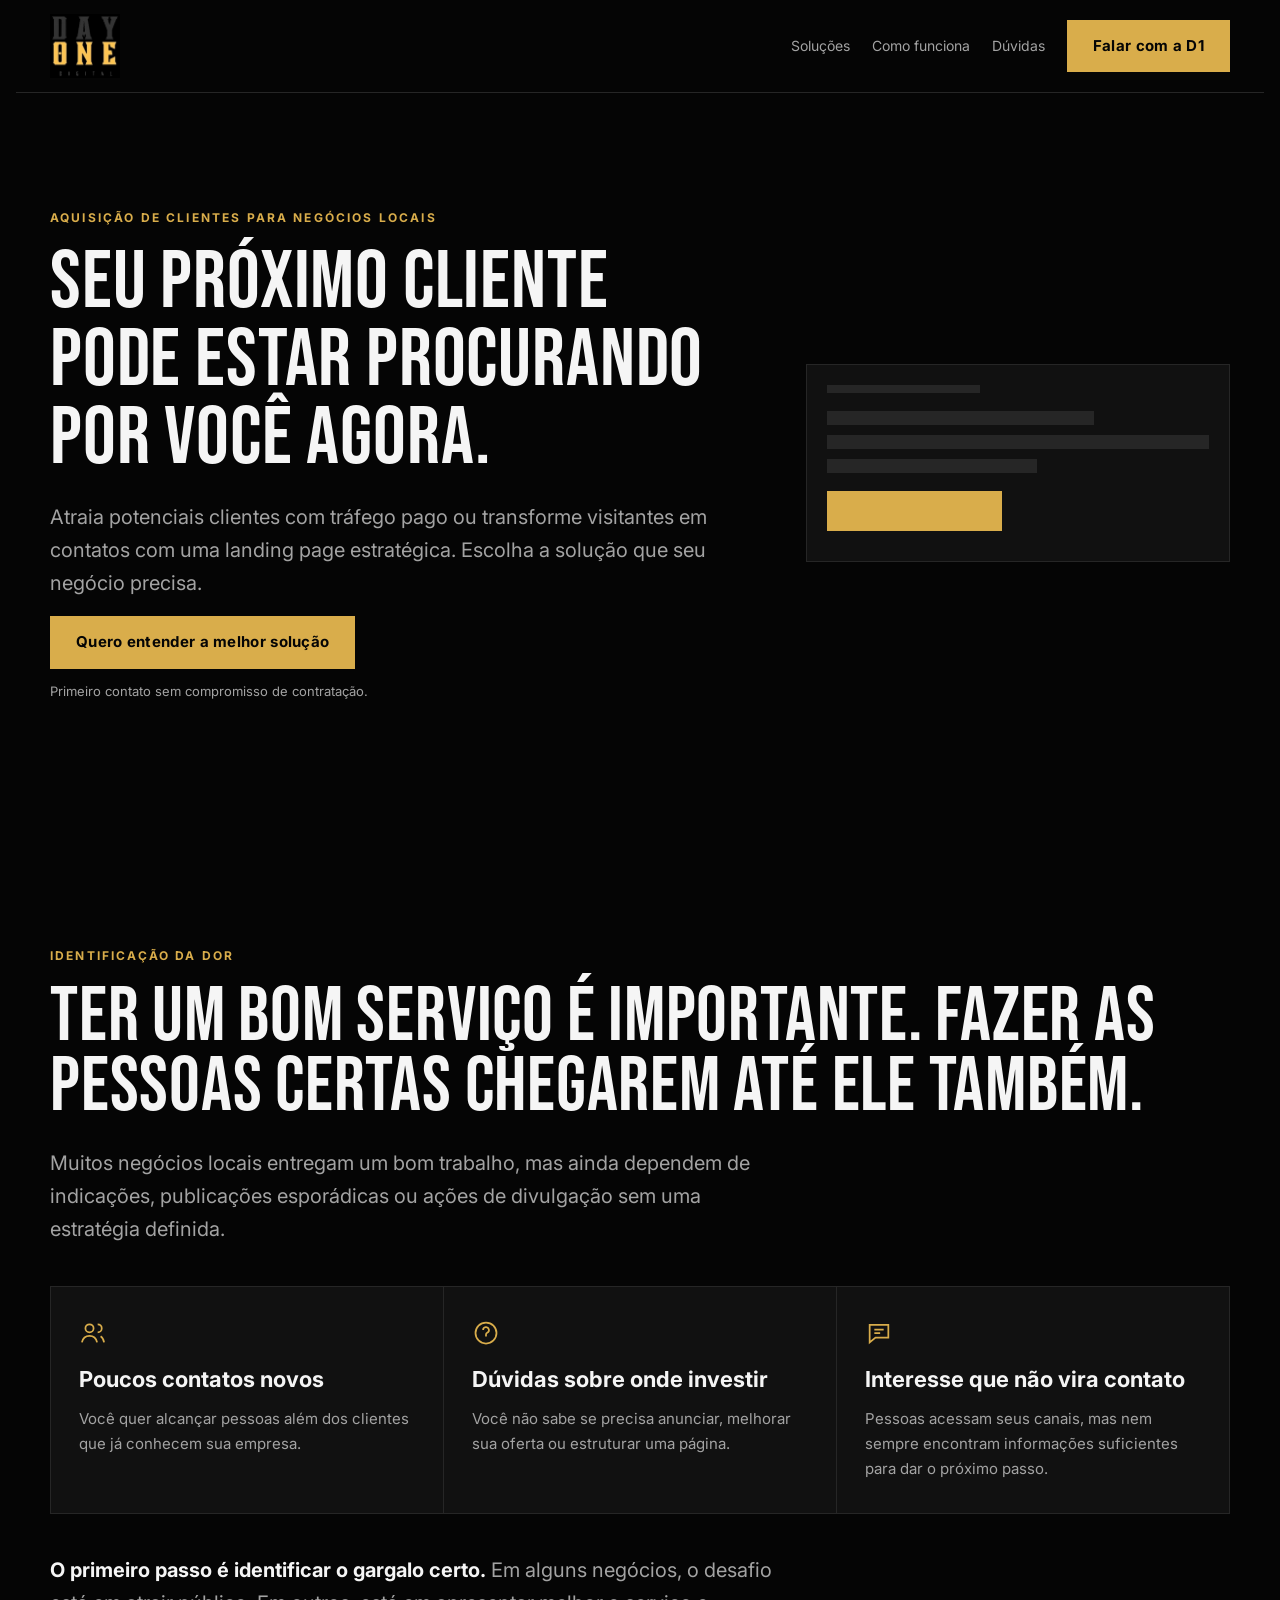
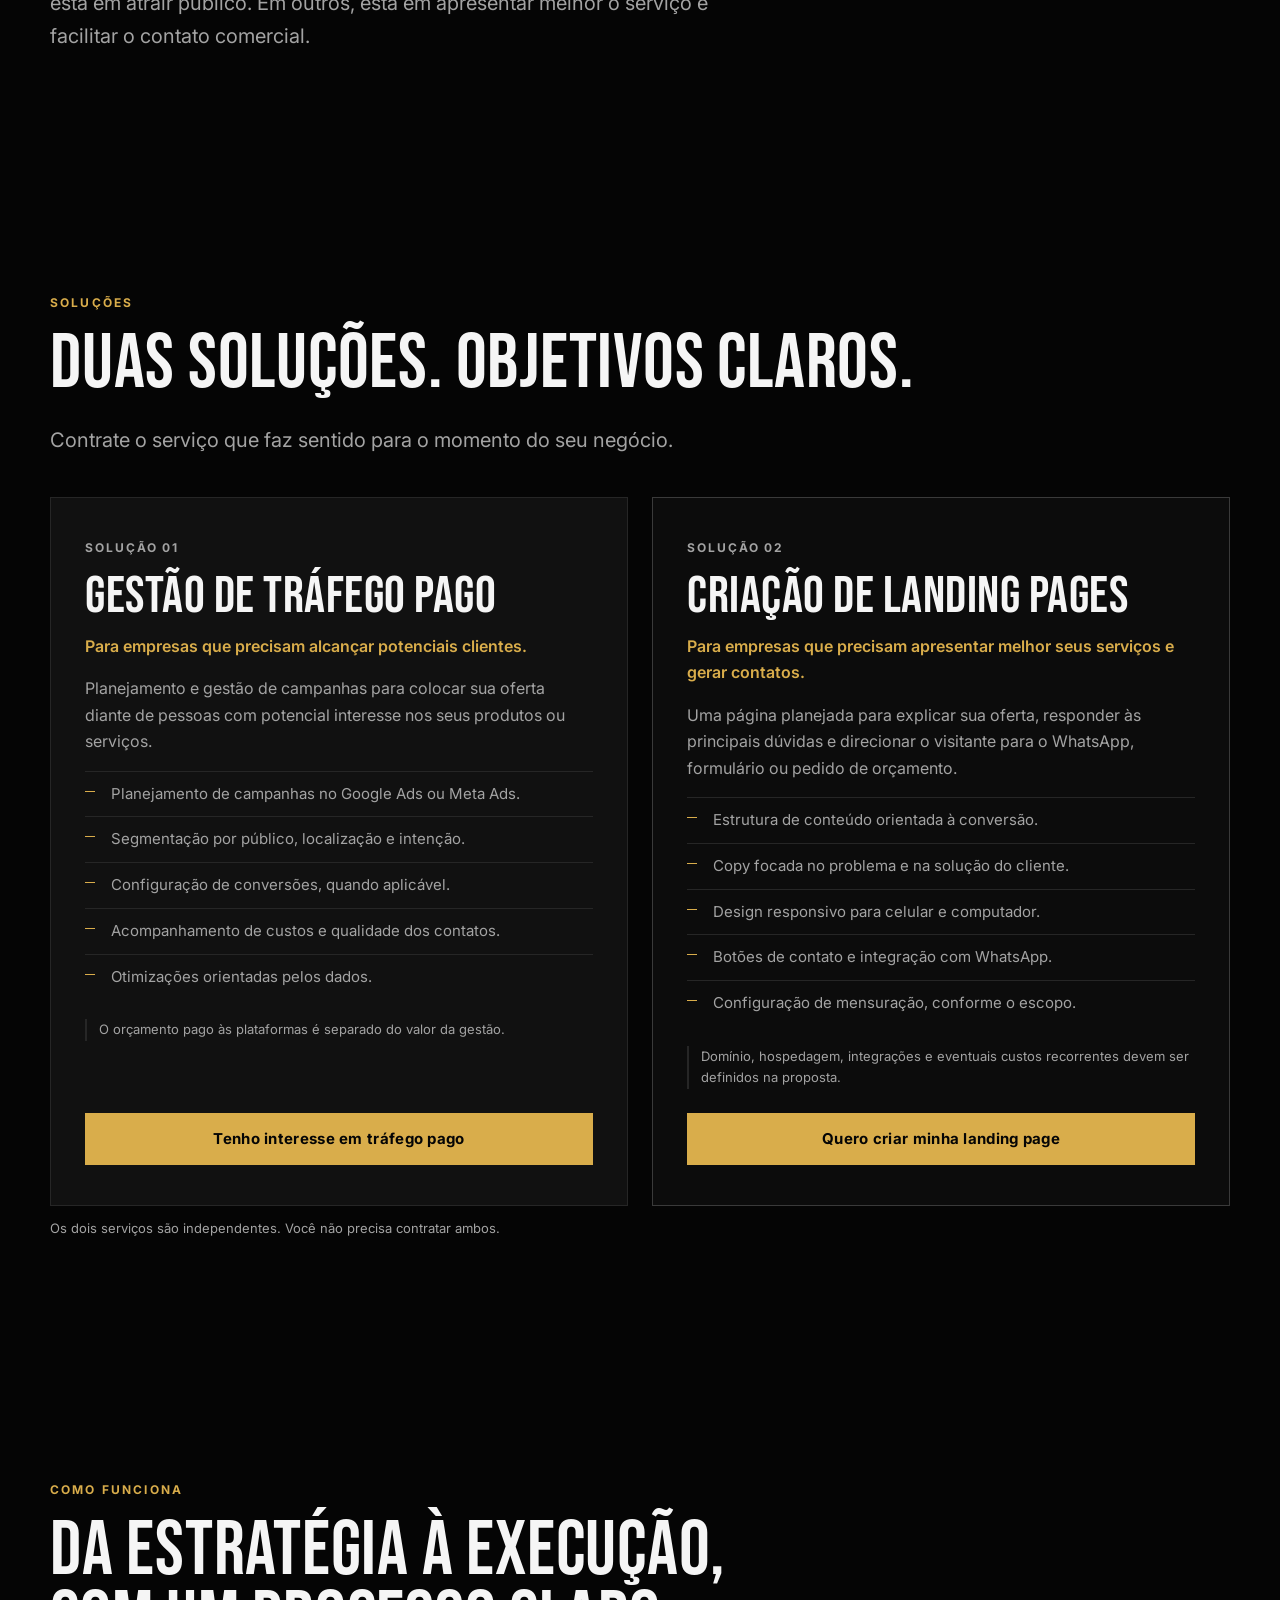
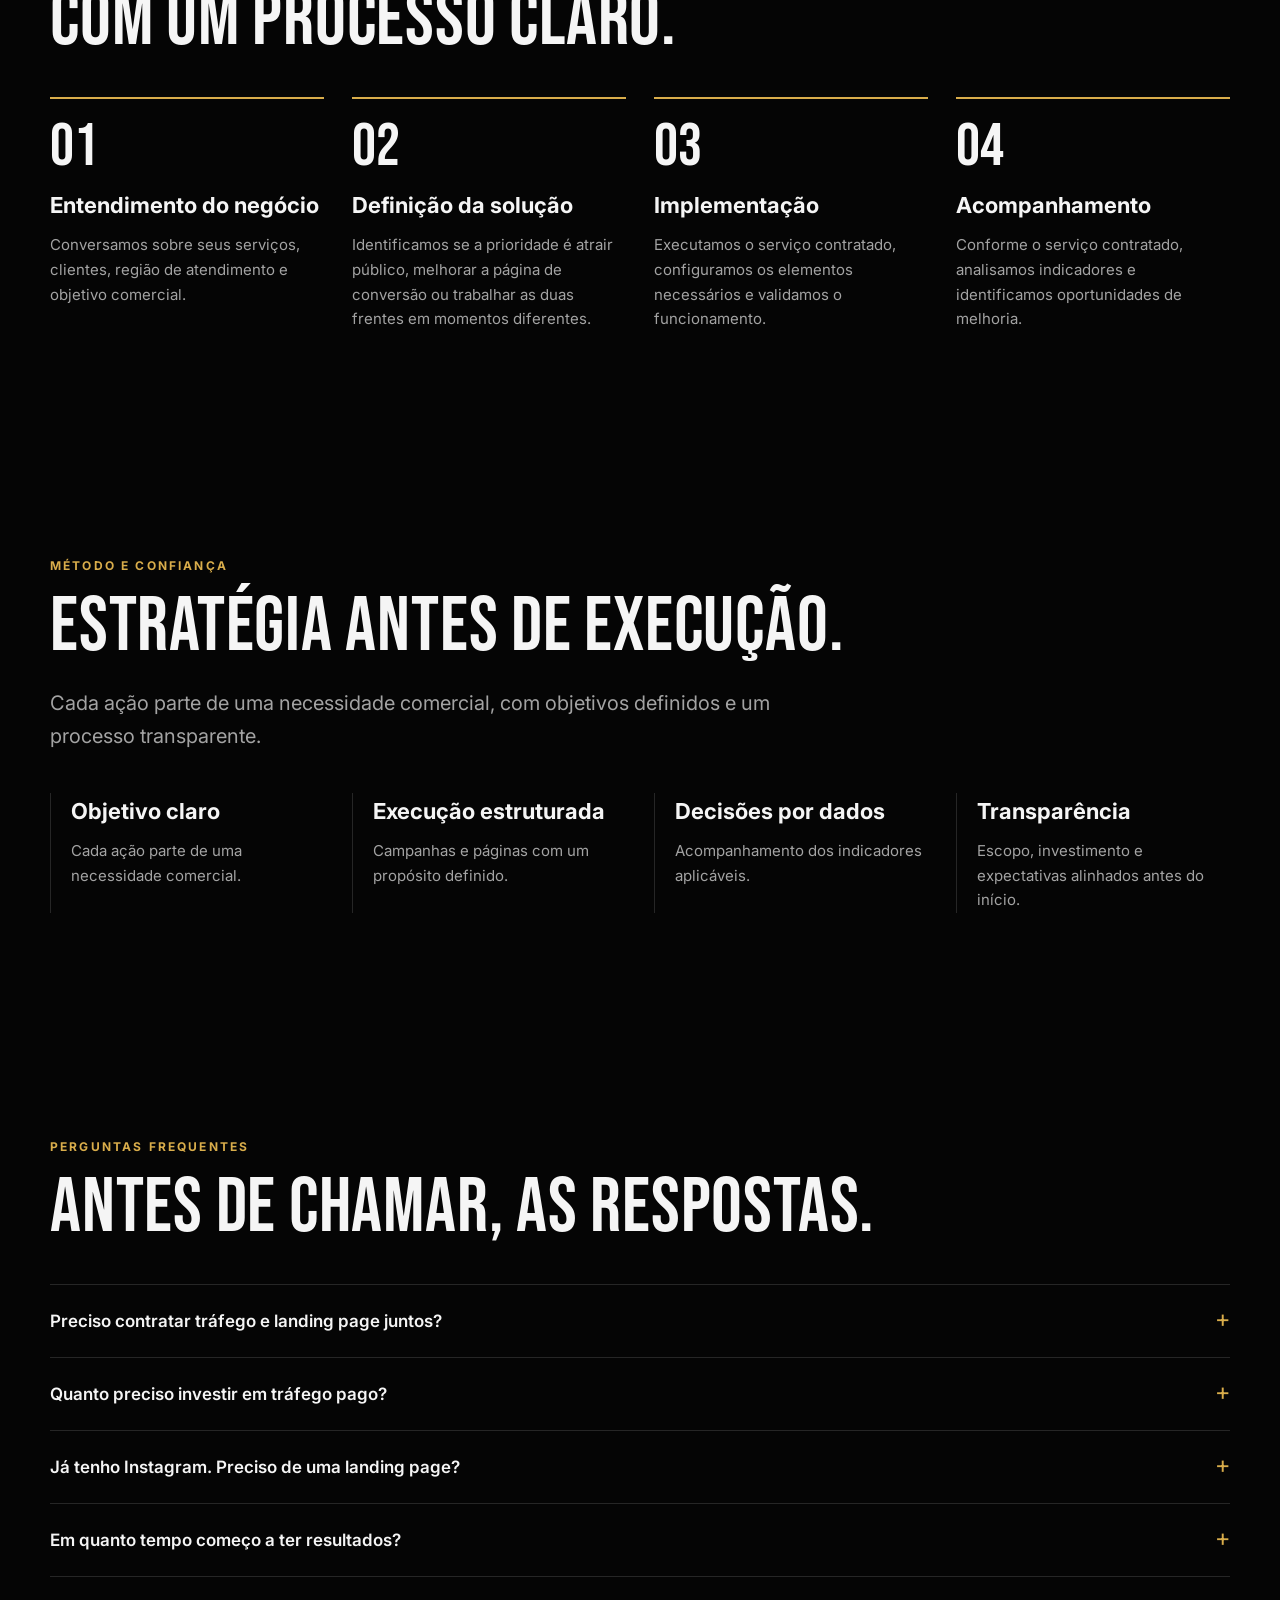
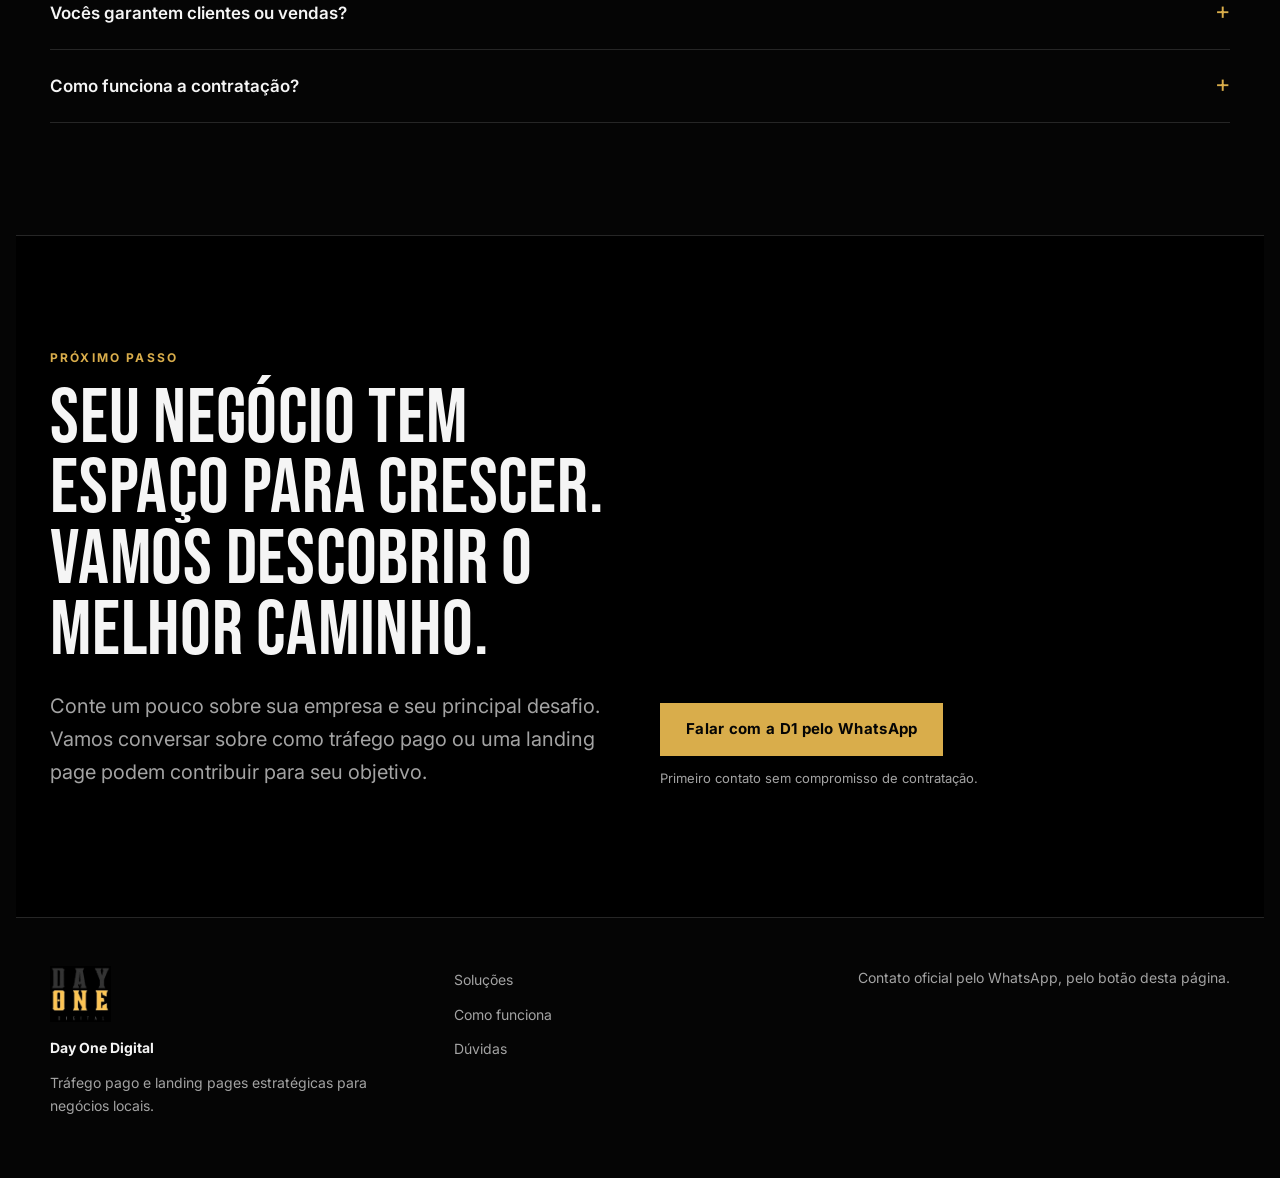
<file: public/assets/aistudio/index_dayone_307c3820.html>
<!doctype html>
<html lang="pt-BR">
<head>
<meta charset="utf-8">
<meta name="viewport" content="width=device-width, initial-scale=1">
<title>Day One Digital | Tráfego Pago e Landing Pages</title>
<meta property="og:title" content="Day One Digital | Tráfego Pago e Landing Pages">
<meta property="og:description" content="Gestão de tráfego pago e criação de landing pages estratégicas para negócios locais.">
<meta property="og:type" content="website">
<link rel="preconnect" href="https://fonts.googleapis.com">
<link rel="preconnect" href="https://fonts.gstatic.com" crossorigin>
<link href="https://fonts.googleapis.com/css2?family=Bebas+Neue&family=Inter:wght@400;500;600;700&display=swap" rel="stylesheet">
<meta name="description" content="Gestão de tráfego pago e criação de landing pages estratégicas para negócios locais que buscam atrair potenciais clientes e gerar oportunidades comerciais.">
<style>
/* Layout: one page, nine sections in the order of the brief. Black base, graphite cards, gold only on CTAs and small highlights. Mobile first. */
:root{
  --bg:#050505; --panel:#111111; --edge:#262626; --fg:#F5F5F5; --muted:#A3A3A3; --gold:#D9AD4B; --ink:#050505;
  --display:'Bebas Neue',Impact,sans-serif; --body:'Inter',system-ui,sans-serif;
  color-scheme:dark;
}
*{box-sizing:border-box}
body{margin:0;background:var(--bg);color:var(--fg);font:16px/1.65 var(--body);
  padding-left:max(16px,env(safe-area-inset-left,0px));padding-right:max(16px,env(safe-area-inset-right,0px));scroll-behavior:smooth}
img{max-width:100%;display:block}
a{color:inherit}
:focus-visible{outline:2px solid var(--gold);outline-offset:3px}
.wrap{max-width:1180px;margin:0 auto}
section{padding-block:clamp(64px,9vw,112px)}
.eyebrow{font-size:12px;font-weight:700;letter-spacing:.18em;text-transform:uppercase;color:var(--gold);margin:0 0 16px}
h1,h2{font-family:var(--display);font-weight:400;letter-spacing:.01em;line-height:.92;margin:0 0 24px;text-wrap:balance}
h1{font-size:clamp(48px,6.4vw,104px);line-height:.95}
h2{font-size:clamp(44px,6vw,84px)}
h3{font-size:22px;font-weight:700;margin:0 0 10px;letter-spacing:0}
p{margin:0 0 16px}
.lead{font-size:clamp(17px,1.8vw,20px);color:var(--muted);max-width:56ch}
.btn{display:inline-flex;align-items:center;justify-content:center;min-height:52px;background:var(--gold);color:var(--ink);font-weight:700;text-decoration:none;padding:14px 26px;letter-spacing:.02em;border:0;cursor:pointer;font-size:15px}
.btn.ghost{background:transparent;color:var(--fg);border:1px solid var(--edge)}
.btn:hover{filter:brightness(1.06)}
.aux{font-size:13px;color:var(--muted);margin-top:12px}
header{position:sticky;top:env(safe-area-inset-top,0px);z-index:20;background:#050505;border-bottom:1px solid var(--edge)}
header .wrap{display:flex;align-items:center;justify-content:space-between;gap:16px;padding-block:14px}
header img{height:64px;width:auto}
nav{display:flex;gap:22px;align-items:center}
nav a{font-size:14px;text-decoration:none;color:var(--muted)}
nav a:hover{color:var(--fg)}
.hero{padding-block:clamp(56px,9vw,120px)}
.hero .grid{display:grid;grid-template-columns:minmax(0,1.25fr) minmax(0,.75fr);gap:48px;align-items:center}@media (max-width:900px){.hero .grid{grid-template-columns:1fr}}
.mock{background:var(--panel);border:1px solid var(--edge);padding:20px;min-width:0}
.mock .bar{height:8px;width:40%;background:var(--edge);margin-bottom:18px}
.mock .blk{background:var(--edge);height:14px;margin-bottom:10px}
.mock .blk.g{background:var(--gold);width:46%;height:40px;margin-top:18px}
.mock .blk.s{width:70%}
.mock .blk.m{width:55%}
.cards{display:grid;grid-template-columns:repeat(auto-fit,minmax(min(100%,260px),1fr));gap:1px;background:var(--edge);border:1px solid var(--edge)}
.cards > div{background:var(--panel);padding:32px 28px;min-width:0}
.cards p{color:var(--muted);font-size:15px;margin:0}
.sol{display:grid;grid-template-columns:repeat(auto-fit,minmax(min(100%,380px),1fr));gap:24px}
.sol article{background:var(--panel);border:1px solid var(--edge);padding:40px 34px;display:flex;flex-direction:column;min-width:0}
.sol article.lp{border-color:#3a3a3a;background:#0c0c0c}
.sol .tag{font-size:12px;font-weight:700;letter-spacing:.16em;color:var(--muted);margin-bottom:14px}
.sol h3{font-family:var(--display);font-weight:400;font-size:52px;line-height:.95;letter-spacing:.01em;margin-bottom:12px}
.sol .sub{color:var(--gold);font-weight:600;margin-bottom:16px}
.sol ul{padding:0;margin:0 0 20px;list-style:none}
.sol li{padding:10px 0 10px 26px;border-top:1px solid var(--edge);position:relative;color:var(--muted);font-size:15px}
.sol li::before{content:"";position:absolute;left:0;top:19px;width:10px;height:1px;background:var(--gold)}
.sol .note{font-size:13px;color:var(--muted);margin-bottom:24px;border-left:2px solid var(--edge);padding-left:12px}
.sol .btn{margin-top:auto}
.steps{display:grid;grid-template-columns:repeat(auto-fit,minmax(min(100%,230px),1fr));gap:28px;list-style:none;padding:0;margin:0}
.steps li{border-top:2px solid var(--gold);padding-top:18px;min-width:0}
.steps b{display:block;font-family:var(--display);font-weight:400;font-size:60px;line-height:1;margin-bottom:10px}
.steps p{color:var(--muted);font-size:15px;margin:0}
.principles{display:grid;grid-template-columns:repeat(auto-fit,minmax(min(100%,240px),1fr));gap:28px}
.principles div{border-left:1px solid var(--edge);padding-left:20px;min-width:0}
.principles p{color:var(--muted);font-size:15px;margin:0}
.faq{border-top:1px solid var(--edge)}
.faq details{border-bottom:1px solid var(--edge)}
.faq summary{cursor:pointer;list-style:none;padding:22px 40px 22px 0;font-weight:600;position:relative;font-size:17px}
.faq summary::-webkit-details-marker{display:none}
.faq summary::after{content:"+";position:absolute;right:0;top:14px;font-size:24px;color:var(--gold);font-weight:400}
.faq details[open] summary::after{content:"–"}
.faq details p{color:var(--muted);padding-bottom:22px;margin:0;max-width:70ch;font-size:15px}
.final{background:#000;border-top:1px solid var(--edge);border-bottom:1px solid var(--edge);text-align:left}
.final .wrap{display:grid;grid-template-columns:repeat(auto-fit,minmax(min(100%,380px),1fr));gap:40px;align-items:end}
footer{padding-block:48px}
footer .wrap{display:grid;grid-template-columns:repeat(auto-fit,minmax(min(100%,240px),1fr));gap:32px;align-items:start}
footer img{height:56px;width:auto;margin-bottom:14px}
footer p{color:var(--muted);font-size:14px;margin:0 0 12px}
footer ul{list-style:none;padding:0;margin:0}
footer li{margin-bottom:8px}
footer a{color:var(--muted);font-size:14px;text-decoration:none}
footer a:hover{color:var(--fg)}
.m-menu{display:none}
.m-menu summary{cursor:pointer;color:var(--muted);font-size:14px;list-style:none;padding:8px 0}
.m-menu summary::-webkit-details-marker{display:none}
.m-menu div{display:flex;flex-direction:column;gap:12px;padding:12px 0}
nav a.btn{color:var(--ink);font-size:15px}
.links{display:flex;gap:22px;align-items:center}.ico{width:28px;height:28px;margin-bottom:14px;display:block}
@media (max-width:760px){.links{display:none}.m-menu{display:block}}
@media (prefers-reduced-motion:reduce){html{scroll-behavior:auto}*{transition:none!important}}
</style>

<header>
  <div class="wrap">
    <a href="#inicio" aria-label="Day One Digital, início"><img src="[data-uri]" alt="Day One Digital" width="285" height="260"></a>
    <nav aria-label="Principal">
      <div class="links"><a href="#solucoes">Soluções</a><a href="#como-funciona">Como funciona</a><a href="#duvidas">Dúvidas</a></div>
      <details class="m-menu"><summary>Menu</summary><div><a href="#solucoes">Soluções</a><a href="#como-funciona">Como funciona</a><a href="#duvidas">Dúvidas</a></div></details>
      <a class="btn" data-cta="header" data-service="general" href="#">Falar com a D1</a>
    </nav>
  </div>
</header>

<main id="inicio">
  <section class="hero">
    <div class="wrap grid">
      <div>
        <p class="eyebrow">Aquisição de clientes para negócios locais</p>
        <h1>Seu próximo cliente pode estar procurando por você agora.</h1>
        <p class="lead">Atraia potenciais clientes com tráfego pago ou transforme visitantes em contatos com uma landing page estratégica. Escolha a solução que seu negócio precisa.</p>
        <a class="btn" data-cta="hero" data-service="general" data-msg="Olá! Conheci a Day One Digital pela página e gostaria de entender qual solução faz mais sentido para o meu negócio." href="#">Quero entender a melhor solução</a>
        <p class="aux">Primeiro contato sem compromisso de contratação.</p>
      </div>
      <div class="mock" aria-hidden="true">
        <div class="bar"></div>
        <div class="blk s"></div>
        <div class="blk"></div>
        <div class="blk m"></div>
        <div class="blk g"></div>
      </div>
    </div>
  </section>

  <section>
    <div class="wrap">
      <p class="eyebrow">Identificação da dor</p>
      <h2>Ter um bom serviço é importante. Fazer as pessoas certas chegarem até ele também.</h2>
      <p class="lead">Muitos negócios locais entregam um bom trabalho, mas ainda dependem de indicações, publicações esporádicas ou ações de divulgação sem uma estratégia definida.</p>
      <div class="cards" style="margin-top:40px">
        <div><svg class="ico" viewBox="0 0 24 24" fill="none" stroke="#D9AD4B" stroke-width="1.5" aria-hidden="true"><circle cx="9" cy="8" r="3.5"/><path d="M2.5 20c.8-3.5 3.3-5.5 6.5-5.5s5.7 2 6.5 5.5M16 4.5a3.5 3.5 0 0 1 0 7M18.5 14.8c1.6.9 2.5 2.8 3 5.2"/></svg><h3>Poucos contatos novos</h3><p>Você quer alcançar pessoas além dos clientes que já conhecem sua empresa.</p></div>
        <div><svg class="ico" viewBox="0 0 24 24" fill="none" stroke="#D9AD4B" stroke-width="1.5" aria-hidden="true"><circle cx="12" cy="12" r="9"/><path d="M9.5 9.5a2.5 2.5 0 1 1 3.5 2.3c-.6.3-1 .9-1 1.6V15M12 18h.01"/></svg><h3>Dúvidas sobre onde investir</h3><p>Você não sabe se precisa anunciar, melhorar sua oferta ou estruturar uma página.</p></div>
        <div><svg class="ico" viewBox="0 0 24 24" fill="none" stroke="#D9AD4B" stroke-width="1.5" aria-hidden="true"><path d="M4 5h16v11H9l-5 4z"/><path d="M8 9h8M8 12h5"/></svg><h3>Interesse que não vira contato</h3><p>Pessoas acessam seus canais, mas nem sempre encontram informações suficientes para dar o próximo passo.</p></div>
      </div>
      <p class="lead" style="margin-top:40px"><strong style="color:var(--fg)">O primeiro passo é identificar o gargalo certo.</strong> Em alguns negócios, o desafio está em atrair público. Em outros, está em apresentar melhor o serviço e facilitar o contato comercial.</p>
    </div>
  </section>

  <section id="solucoes">
    <div class="wrap">
      <p class="eyebrow">Soluções</p>
      <h2>Duas soluções. Objetivos claros.</h2>
      <p class="lead">Contrate o serviço que faz sentido para o momento do seu negócio.</p>
      <div class="sol" style="margin-top:40px">
        <article>
          <p class="tag">SOLUÇÃO 01</p>
          <h3>Gestão de tráfego pago</h3>
          <p class="sub">Para empresas que precisam alcançar potenciais clientes.</p>
          <p class="lead" style="font-size:16px">Planejamento e gestão de campanhas para colocar sua oferta diante de pessoas com potencial interesse nos seus produtos ou serviços.</p>
          <ul>
            <li>Planejamento de campanhas no Google Ads ou Meta Ads.</li>
            <li>Segmentação por público, localização e intenção.</li>
            <li>Configuração de conversões, quando aplicável.</li>
            <li>Acompanhamento de custos e qualidade dos contatos.</li>
            <li>Otimizações orientadas pelos dados.</li>
          </ul>
          <p class="note">O orçamento pago às plataformas é separado do valor da gestão.</p>
          <a class="btn" data-cta="service" data-service="traffic_management" data-msg="Olá! Tenho interesse em gestão de tráfego pago para meu negócio. Gostaria de entender como funciona o serviço." href="#">Tenho interesse em tráfego pago</a>
        </article>
        <article class="lp">
          <p class="tag">SOLUÇÃO 02</p>
          <h3>Criação de landing pages</h3>
          <p class="sub">Para empresas que precisam apresentar melhor seus serviços e gerar contatos.</p>
          <p class="lead" style="font-size:16px">Uma página planejada para explicar sua oferta, responder às principais dúvidas e direcionar o visitante para o WhatsApp, formulário ou pedido de orçamento.</p>
          <ul>
            <li>Estrutura de conteúdo orientada à conversão.</li>
            <li>Copy focada no problema e na solução do cliente.</li>
            <li>Design responsivo para celular e computador.</li>
            <li>Botões de contato e integração com WhatsApp.</li>
            <li>Configuração de mensuração, conforme o escopo.</li>
          </ul>
          <p class="note">Domínio, hospedagem, integrações e eventuais custos recorrentes devem ser definidos na proposta.</p>
          <a class="btn" data-cta="service" data-service="landing_page" data-msg="Olá! Tenho interesse em criar uma landing page para meu negócio. Gostaria de entender como funciona o serviço." href="#">Quero criar minha landing page</a>
        </article>
      </div>
      <p class="aux">Os dois serviços são independentes. Você não precisa contratar ambos.</p>
    </div>
  </section>

  <section id="como-funciona">
    <div class="wrap">
      <p class="eyebrow">Como funciona</p>
      <h2>Da estratégia à execução, com um processo claro.</h2>
      <ol class="steps" style="margin-top:40px">
        <li><b>01</b><h3>Entendimento do negócio</h3><p>Conversamos sobre seus serviços, clientes, região de atendimento e objetivo comercial.</p></li>
        <li><b>02</b><h3>Definição da solução</h3><p>Identificamos se a prioridade é atrair público, melhorar a página de conversão ou trabalhar as duas frentes em momentos diferentes.</p></li>
        <li><b>03</b><h3>Implementação</h3><p>Executamos o serviço contratado, configuramos os elementos necessários e validamos o funcionamento.</p></li>
        <li><b>04</b><h3>Acompanhamento</h3><p>Conforme o serviço contratado, analisamos indicadores e identificamos oportunidades de melhoria.</p></li>
      </ol>
    </div>
  </section>

  <section>
    <div class="wrap">
      <p class="eyebrow">Método e confiança</p>
      <h2>Estratégia antes de execução.</h2>
      <p class="lead">Cada ação parte de uma necessidade comercial, com objetivos definidos e um processo transparente.</p>
      <div class="principles" style="margin-top:40px">
        <div><h3>Objetivo claro</h3><p>Cada ação parte de uma necessidade comercial.</p></div>
        <div><h3>Execução estruturada</h3><p>Campanhas e páginas com um propósito definido.</p></div>
        <div><h3>Decisões por dados</h3><p>Acompanhamento dos indicadores aplicáveis.</p></div>
        <div><h3>Transparência</h3><p>Escopo, investimento e expectativas alinhados antes do início.</p></div>
      </div>
    </div>
  </section>

  <section id="duvidas">
    <div class="wrap">
      <p class="eyebrow">Perguntas frequentes</p>
      <h2>Antes de chamar, as respostas.</h2>
      <div class="faq" style="margin-top:40px">
        <details><summary>Preciso contratar tráfego e landing page juntos?</summary><p>Não. Você pode contratar cada serviço separadamente. A recomendação depende do objetivo e da estrutura atual do seu negócio.</p></details>
        <details><summary>Quanto preciso investir em tráfego pago?</summary><p>O orçamento depende do mercado, da região, da concorrência e do objetivo da campanha. O investimento em anúncios é separado da gestão, e o valor deve ser definido antes do início.</p></details>
        <details><summary>Já tenho Instagram. Preciso de uma landing page?</summary><p>Não necessariamente. A landing page é útil quando você precisa apresentar uma oferta específica, organizar informações e facilitar uma ação como pedir orçamento ou agendar.</p></details>
        <details><summary>Em quanto tempo começo a ter resultados?</summary><p>Não existe prazo universal. A campanha precisa de configuração, dados e otimizações; os resultados também dependem da oferta, da demanda e do atendimento comercial.</p></details>
        <details><summary>Vocês garantem clientes ou vendas?</summary><p>Não seria responsável garantir vendas. O trabalho é estruturado para atrair potenciais clientes e melhorar o caminho até o contato, com acompanhamento dos indicadores previstos no escopo.</p></details>
        <details><summary>Como funciona a contratação?</summary><p>O primeiro passo é uma conversa para entender o negócio. Depois, definimos a solução, o escopo, o investimento, os prazos e as responsabilidades antes de iniciar.</p></details>
      </div>
    </div>
  </section>

  <section class="final">
    <div class="wrap">
      <div>
        <p class="eyebrow">Próximo passo</p>
        <h2>Seu negócio tem espaço para crescer. Vamos descobrir o melhor caminho.</h2>
        <p class="lead">Conte um pouco sobre sua empresa e seu principal desafio. Vamos conversar sobre como tráfego pago ou uma landing page podem contribuir para seu objetivo.</p>
      </div>
      <div>
        <a class="btn" data-cta="final" data-service="general" data-msg="Olá! Gostaria de conversar sobre as soluções da Day One Digital para meu negócio." href="#">Falar com a D1 pelo WhatsApp</a>
        <p class="aux">Primeiro contato sem compromisso de contratação.</p>
      </div>
    </div>
  </section>
</main>

<footer>
  <div class="wrap">
    <div>
      <img src="[data-uri]" alt="Day One Digital" width="285" height="260">
      <p><strong style="color:var(--fg)">Day One Digital</strong></p>
      <p>Tráfego pago e landing pages estratégicas para negócios locais.</p>
    </div>
    <div>
      <ul>
        <li><a href="#solucoes">Soluções</a></li>
        <li><a href="#como-funciona">Como funciona</a></li>
        <li><a href="#duvidas">Dúvidas</a></li>
      </ul>
    </div>
    <div>
      <p>Contato oficial pelo WhatsApp, pelo botão desta página.</p>
    </div>
  </div>
</footer>

<script>
/* Configuração centralizada. O número fica só aqui, nunca como texto na página. */
const CONFIG = { whatsappNumber: "5544997068938", defaultMsg: "Olá! Gostaria de conversar sobre as soluções da Day One Digital para meu negócio." };

function waLink(msg){
  return "https://wa.me/" + CONFIG.whatsappNumber + "?text=" + encodeURIComponent(msg || CONFIG.defaultMsg);
}

/* Evento de mensuração. Registra apenas o clique real. Sem IDs fictícios de analytics. */
function track(service, placement){
  window.dataLayer = window.dataLayer || [];
  window.dataLayer.push({ event: "whatsapp_click", service: service || "general", placement: placement || "other", page_path: location.pathname });
}

document.querySelectorAll("[data-cta]").forEach(function(el){
  el.setAttribute("href", waLink(el.dataset.msg));
  el.setAttribute("target", "_blank");
  el.setAttribute("rel", "noopener");
  el.addEventListener("click", function(){ track(el.dataset.service, el.dataset.cta); });
});
</script>

</html>
</file>
